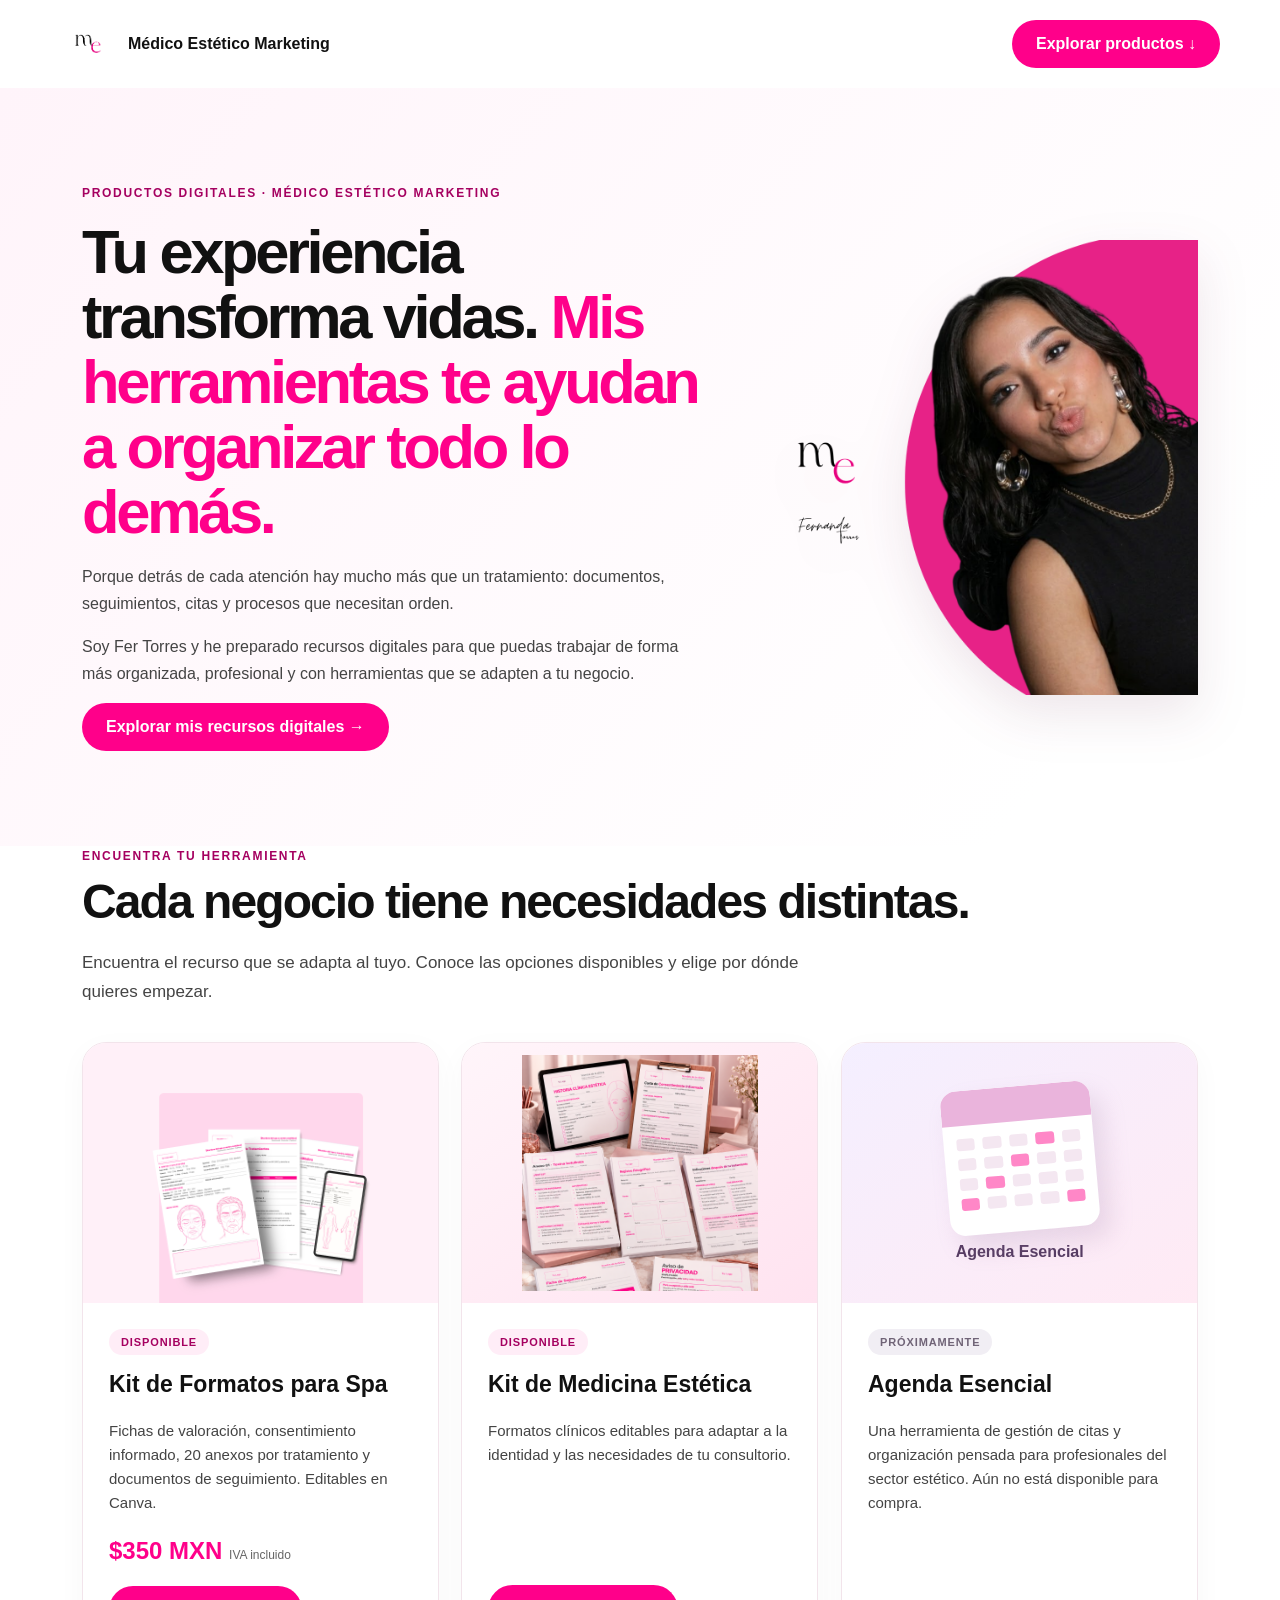
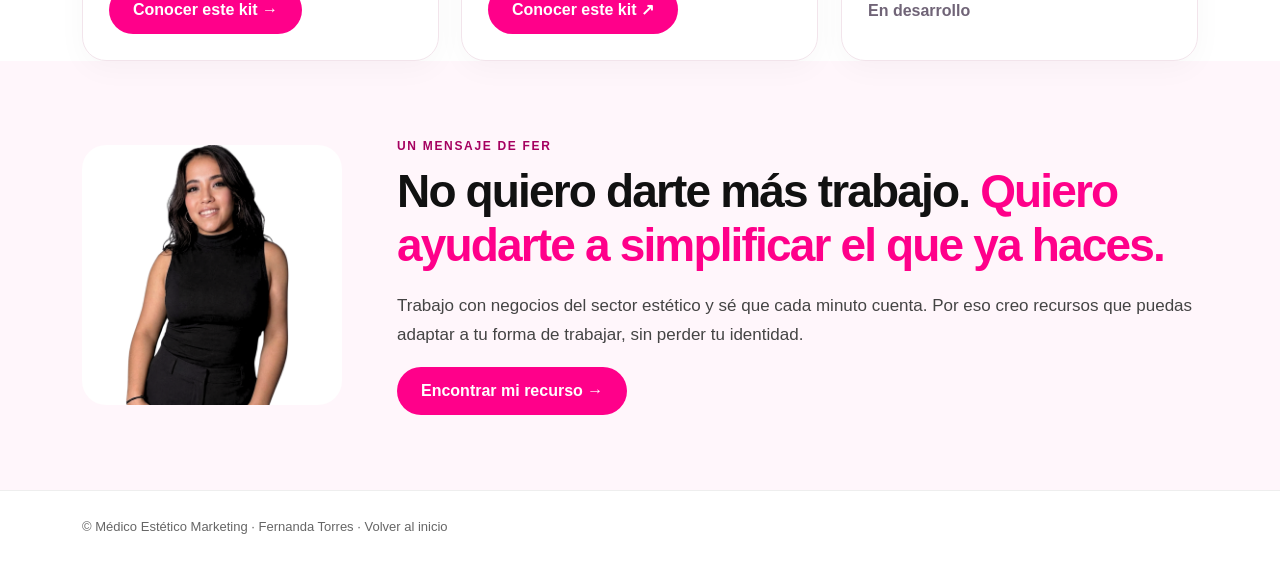
<file: productos/index.html>
<!doctype html><html lang="es"><head><meta charset="utf-8"><meta name="viewport" content="width=device-width,initial-scale=1"><title>Productos digitales | Médico Estético Marketing</title><meta name="description" content="Recursos digitales para spas, cosmetólogas y profesionales de medicina estética: formatos editables, documentación y herramientas de organización."><link rel="icon" href="/assets/logo/favicon_de_perfil_me.svg"><style>:root{--pink:#ff008a;--ink:#111;--soft:#fff0f8}*{box-sizing:border-box}body{margin:0;font-family:Arial,Helvetica,sans-serif;color:var(--ink);background:#fff}a{text-decoration:none;color:inherit}.wrap{max-width:1160px;margin:auto;padding:0 22px}.top{display:flex;justify-content:space-between;align-items:center;padding:16px 0;gap:16px}.brand{display:flex;align-items:center;gap:12px;font-weight:900}.brand img{width:56px;height:56px;object-fit:contain}.btn{display:inline-block;border-radius:40px;background:var(--pink);color:white;padding:15px 24px;font-weight:800;text-align:center}.btn.dark{background:#111}.hero{background:linear-gradient(130deg,#fff0f8,#fff);padding:85px 0}.split{display:grid;grid-template-columns:1.1fr .9fr;align-items:center;gap:45px}h1{font-size:clamp(43px,6vw,80px);line-height:1.02;letter-spacing:-.055em;margin:18px 0}h2{font-size:clamp(30px,4vw,48px);letter-spacing:-.04em;margin:10px 0 20px}.eyebrow{font-size:12px;letter-spacing:.14em;text-transform:uppercase;color:#a50060;font-weight:900}p{font-size:17px;line-height:1.7;color:#444}.pink{color:var(--pink)}section{padding:75px 0}.cards{display:grid;grid-template-columns:repeat(3,1fr);gap:18px}.card{padding:28px;border:1px solid #eee;border-radius:22px;background:white}.card h3{font-size:23px}.sheet{width:75%;min-height:390px;background:white;border:1px solid #f7bedc;box-shadow:22px 28px 45px #bd638d35;transform:rotate(-7deg);padding:28px;margin:24px auto;position:relative}.sheet:after{content:"";position:absolute;inset:20px -45px -20px 45px;border:1px solid #ffd0e6;background:white;z-index:-1;transform:rotate(12deg)}.sheet .line{height:8px;background:#f6d8e7;margin:16px 0}.sheet .line:nth-child(even){width:72%}.sheet .bar{height:15px;background:var(--pink);margin:20px 0}.price{font-size:44px;font-weight:900;color:var(--pink)}.muted{color:#777;font-size:14px}.light{background:#fff6fb}.darksec{background:#111;color:#fff}.darksec p{color:#ddd}.check{list-style:none;padding:0}.check li{padding:9px 0}.check li:before{content:"✓";color:var(--pink);font-weight:bold;margin-right:10px}footer{padding:28px 0;border-top:1px solid #eee;font-size:13px;color:#666}.sticky{display:none}@media(max-width:740px){.split,.cards{grid-template-columns:1fr}.hero{padding:55px 0}.sheet{min-height:290px}.top .btn{padding:12px;font-size:12px}.sticky{display:block;position:fixed;bottom:0;left:0;right:0;padding:10px 18px;background:#fff;box-shadow:0 -4px 18px #0002;z-index:20}.sticky .btn{width:100%}footer{padding-bottom:90px}} .real-product{margin:0;text-align:center}.real-product img{display:block;width:100%;max-width:560px;height:auto;object-fit:contain;border-radius:18px;margin:auto}.visual-grid{display:grid;grid-template-columns:repeat(2,minmax(0,1fr));gap:22px}.visual-grid figure{margin:0}.visual-grid img{width:100%;height:auto;display:block;border-radius:16px}.about-fer{display:grid;grid-template-columns:230px 1fr;align-items:center;gap:35px}.about-fer img{width:100%;height:auto;border-radius:24px}@media(max-width:740px){.visual-grid,.about-fer{grid-template-columns:1fr}.about-fer img{max-width:260px}} html{scroll-behavior:smooth}.hero{padding:95px 0;background:linear-gradient(130deg,#fff4fa 0%,#fff 85%)}.hero .split{grid-template-columns:1.15fr .85fr;gap:45px}.hero h1{font-size:clamp(39px,4.8vw,65px);letter-spacing:-.055em;line-height:1.06}.hero p{font-size:16px;max-width:650px}.hero-composition{position:relative;min-height:480px;display:flex;align-items:center;justify-content:center}.hero-preview{position:absolute;margin:0;border:1px solid #f7d5e7;background:#fff;box-shadow:0 24px 65px #9b49772e;border-radius:23px;overflow:hidden;padding:12px}.hero-preview img{display:block;width:100%;height:auto;border-radius:14px}.hero-preview figcaption{font-size:12px;font-weight:800;color:#a50060;padding:10px 5px 2px;text-align:center}.hero-preview-primary{width:70%;left:0;top:30px;transform:rotate(-7deg);z-index:2}.hero-preview-secondary{width:64%;right:0;top:115px;transform:rotate(8deg);z-index:1}.hero-note{position:absolute;bottom:2px;left:10%;right:2%;padding:16px 18px;border-radius:14px;background:#111;color:#fff;font-size:13px;font-weight:800;z-index:3;box-shadow:0 15px 35px #0002}.hero-note span{color:#ff64b6}.catalog-section{scroll-margin-top:35px}.catalog-intro{max-width:750px;margin-bottom:35px}.product-grid{display:grid;grid-template-columns:repeat(3,minmax(0,1fr));gap:22px}.product-card{border:1px solid #f2e4eb;border-radius:24px;overflow:hidden;background:#fff;box-shadow:0 8px 30px #00000008;display:flex;flex-direction:column}.product-media{height:260px;background:#fff0f8;display:flex;align-items:center;justify-content:center;position:relative;overflow:hidden}.product-media img{height:100%;width:100%;object-fit:contain}.product-content{padding:26px;display:flex;flex-direction:column;align-items:flex-start;flex:1}.product-content h3{font-size:23px;margin:16px 0 6px}.product-content p{font-size:15px;line-height:1.6;flex:1}.product-content .btn{margin-top:14px}.product-status{display:inline-block;border-radius:40px;padding:7px 12px;background:#ffedf7;color:#a50060;font-size:11px;font-weight:900;text-transform:uppercase;letter-spacing:.08em}.product-price{font-size:24px;font-weight:900;color:#ff008a;margin:7px 0}.product-price small{font-size:12px;color:#666;font-weight:500}.medical-media{background:radial-gradient(circle at 80% 20%,#ffbadb,#ffe9f5 50%,#fff);align-items:flex-start;flex-direction:column;padding:30px}.medical-symbol{font-size:56px;color:#ff008a;line-height:1}.medical-copy{display:flex;flex-direction:column;gap:9px}.medical-copy span{font-size:10px;letter-spacing:.12em;color:#9a376c;font-weight:900}.medical-copy strong{font-size:38px;line-height:1.03;letter-spacing:-.05em}.medical-copy small{font-size:13px;color:#6d5361}.agenda-media{background:linear-gradient(145deg,#f4efff,#ffeaf4);flex-direction:column;gap:12px;color:#553b62;font-weight:900}.calendar-art{width:150px;height:145px;background:white;border-radius:16px;box-shadow:10px 14px 25px #9a76a033;overflow:hidden;transform:rotate(-5deg)}.calendar-head{height:35px;background:#eab4dc}.calendar-grid{display:grid;grid-template-columns:repeat(5,1fr);gap:8px;padding:13px}.calendar-grid i{height:12px;background:#f4e7f1;border-radius:3px}.calendar-grid i:nth-child(4n){background:#ff87c7}.upcoming-status{background:#f1eef4;color:#706477}.upcoming-label{font-weight:800;color:#706477;padding:14px 0}.founder-section{background:#fff6fb}.founder-inner{display:grid;grid-template-columns:260px 1fr;gap:55px;align-items:center}.founder-inner img{width:100%;height:auto;border-radius:24px}.founder-inner h2{font-size:clamp(30px,4vw,46px)}@media(max-width:900px){.product-grid{grid-template-columns:repeat(2,minmax(0,1fr))}.hero .split{grid-template-columns:1fr}.hero-composition{min-height:400px;max-width:520px;width:100%;margin:auto}.founder-inner{grid-template-columns:210px 1fr;gap:30px}}@media(max-width:600px){.hero{padding:58px 0}.hero h1{font-size:clamp(37px,10vw,48px)}.hero-composition{min-height:340px}.product-grid,.founder-inner{grid-template-columns:1fr}.founder-inner img{max-width:240px}.product-media{height:240px}.hero-note{font-size:11px}.nav-cta{font-size:12px;padding:12px 14px}.brand{font-size:13px}.brand img{width:42px;height:42px}}@media(prefers-reduced-motion:reduce){html{scroll-behavior:auto}}.hero-photo{display:flex;align-items:center;justify-content:center;width:100%;min-height:460px;overflow:visible}.hero-photo img{display:block;width:100%;max-width:590px;height:auto;object-fit:contain;filter:drop-shadow(0 20px 25px rgba(90,15,55,.10))}@media(max-width:900px){.hero-photo{min-height:0;max-width:540px;margin:auto}.hero-photo img{max-width:520px}}@media(max-width:600px){.hero-photo img{width:100%}} .product-media.medical-media{background:linear-gradient(145deg,#fff5fa,#ffe3f0);padding:12px;display:flex;align-items:center;justify-content:center}.product-media.medical-media img{width:100%;height:100%;object-fit:contain;object-position:center;display:block}.product-card{transition:transform .32s cubic-bezier(.2,.8,.2,1),box-shadow .32s ease;transform-origin:center center;will-change:transform;position:relative}.product-card:hover,.product-card:focus-within{transform:scale(1.025) translateY(-3px);box-shadow:0 20px 46px rgba(92,22,65,.15);z-index:2}@media(hover:none) and (pointer:coarse){.product-card:hover{transform:none;box-shadow:none}.product-card.in-view{transform:scale(1.022);box-shadow:0 18px 38px rgba(92,22,65,.13);z-index:2}.product-card.in-view:focus-within{transform:scale(1.022)}}@media(prefers-reduced-motion:reduce){.product-card,.product-card:hover,.product-card:focus-within,.product-card.in-view{transition:none;transform:none;will-change:auto}}</style></head><body><header class="wrap top"><a class="brand" href="/"><img src="/assets/logo/logo_me_original.svg" alt="Médico Estético Marketing"> Médico Estético Marketing</a><a class="btn nav-cta" href="#catalogo">Explorar productos ↓</a></header><main><section class="hero"><div class="wrap split"><div><span class="eyebrow">Productos digitales · Médico Estético Marketing</span><h1>Tu experiencia transforma vidas. <span class="pink">Mis herramientas te ayudan a organizar todo lo demás.</span></h1><p>Porque detrás de cada atención hay mucho más que un tratamiento: documentos, seguimientos, citas y procesos que necesitan orden.</p><p>Soy Fer Torres y he preparado recursos digitales para que puedas trabajar de forma más organizada, profesional y con herramientas que se adapten a tu negocio.</p><a class="btn" href="#catalogo">Explorar mis recursos digitales →</a></div><div class="hero-photo" aria-label="Fotografía de Fer Torres"><img src="/productos/header%20landing%20productos.png" alt="Fer Torres, especialista en marketing para el sector estético" loading="eager"></div></div></section><section class="wrap catalog-section" id="catalogo"><span class="eyebrow">Encuentra tu herramienta</span><h2>Cada negocio tiene necesidades distintas.</h2><p class="catalog-intro">Encuentra el recurso que se adapta al tuyo. Conoce las opciones disponibles y elige por dónde quieres empezar.</p><div class="product-grid"><article class="product-card"><div class="product-media"><img src="/productos/kit-spa/portada.png" alt="Portada del Kit de Formatos para Spa" loading="lazy"></div><div class="product-content"><span class="product-status">Disponible</span><h3>Kit de Formatos para Spa</h3><p>Fichas de valoración, consentimiento informado, 20 anexos por tratamiento y documentos de seguimiento. Editables en Canva.</p><div class="product-price">$350 MXN <small>IVA incluido</small></div><a class="btn" href="/productos/kit-spa/">Conocer este kit →</a></div></article><article class="product-card"><div class="product-media medical-media"><img src="/productos/kit-medicina-estetica/9.png" alt="Fotografía real del Kit de Medicina Estética: historia clínica, consentimientos, registro fotográfico y documentos impresos" loading="lazy"></div><div class="product-content"><span class="product-status">Disponible</span><h3>Kit de Medicina Estética</h3><p>Formatos clínicos editables para adaptar a la identidad y las necesidades de tu consultorio.</p><a class="btn" href="/productos/kit-medicina-estetica/">Conocer este kit ↗</a></div></article><article class="product-card upcoming"><div class="product-media agenda-media"><div class="calendar-art" aria-hidden="true"><div class="calendar-head"></div><div class="calendar-grid"><i></i><i></i><i></i><i></i><i></i><i></i><i></i><i></i><i></i><i></i><i></i><i></i><i></i><i></i><i></i><i></i><i></i><i></i><i></i><i></i></div></div><span>Agenda Esencial</span></div><div class="product-content"><span class="product-status upcoming-status">Próximamente</span><h3>Agenda Esencial</h3><p>Una herramienta de gestión de citas y organización pensada para profesionales del sector estético. Aún no está disponible para compra.</p><span class="upcoming-label">En desarrollo</span></div></article></div></section><section class="founder-section"><div class="wrap founder-inner"><img src="/productos/kit-spa/fer-torres.png" alt="Fer Torres, especialista en marketing para el sector estético" loading="lazy"><div><span class="eyebrow">Un mensaje de Fer</span><h2>No quiero darte más trabajo. <span class="pink">Quiero ayudarte a simplificar el que ya haces.</span></h2><p>Trabajo con negocios del sector estético y sé que cada minuto cuenta. Por eso creo recursos que puedas adaptar a tu forma de trabajar, sin perder tu identidad.</p><a class="btn" href="#catalogo">Encontrar mi recurso →</a></div></div></section></main><footer><div class="wrap">© Médico Estético Marketing · Fernanda Torres · <a href="/">Volver al inicio</a></div></footer><script>(function(){if(!window.matchMedia("(hover: none) and (pointer: coarse)").matches||window.matchMedia("(prefers-reduced-motion: reduce)").matches)return;var cards=[].slice.call(document.querySelectorAll(".product-card"));if(!cards.length)return;var ticking=false;function update(){ticking=false;var center=window.innerHeight*.52;var best=null;var bestDistance=Infinity;cards.forEach(function(card){var rect=card.getBoundingClientRect();var mid=rect.top+rect.height/2;var dist=Math.abs(mid-center);if(rect.bottom>window.innerHeight*.12&&rect.top<window.innerHeight*.88&&dist<bestDistance){best=card;bestDistance=dist}});cards.forEach(function(card){card.classList.toggle("in-view",card===best)})}function schedule(){if(!ticking){ticking=true;requestAnimationFrame(update)}}window.addEventListener("scroll",schedule,{passive:true});window.addEventListener("resize",schedule);schedule()})();</script></body></html>
</file>
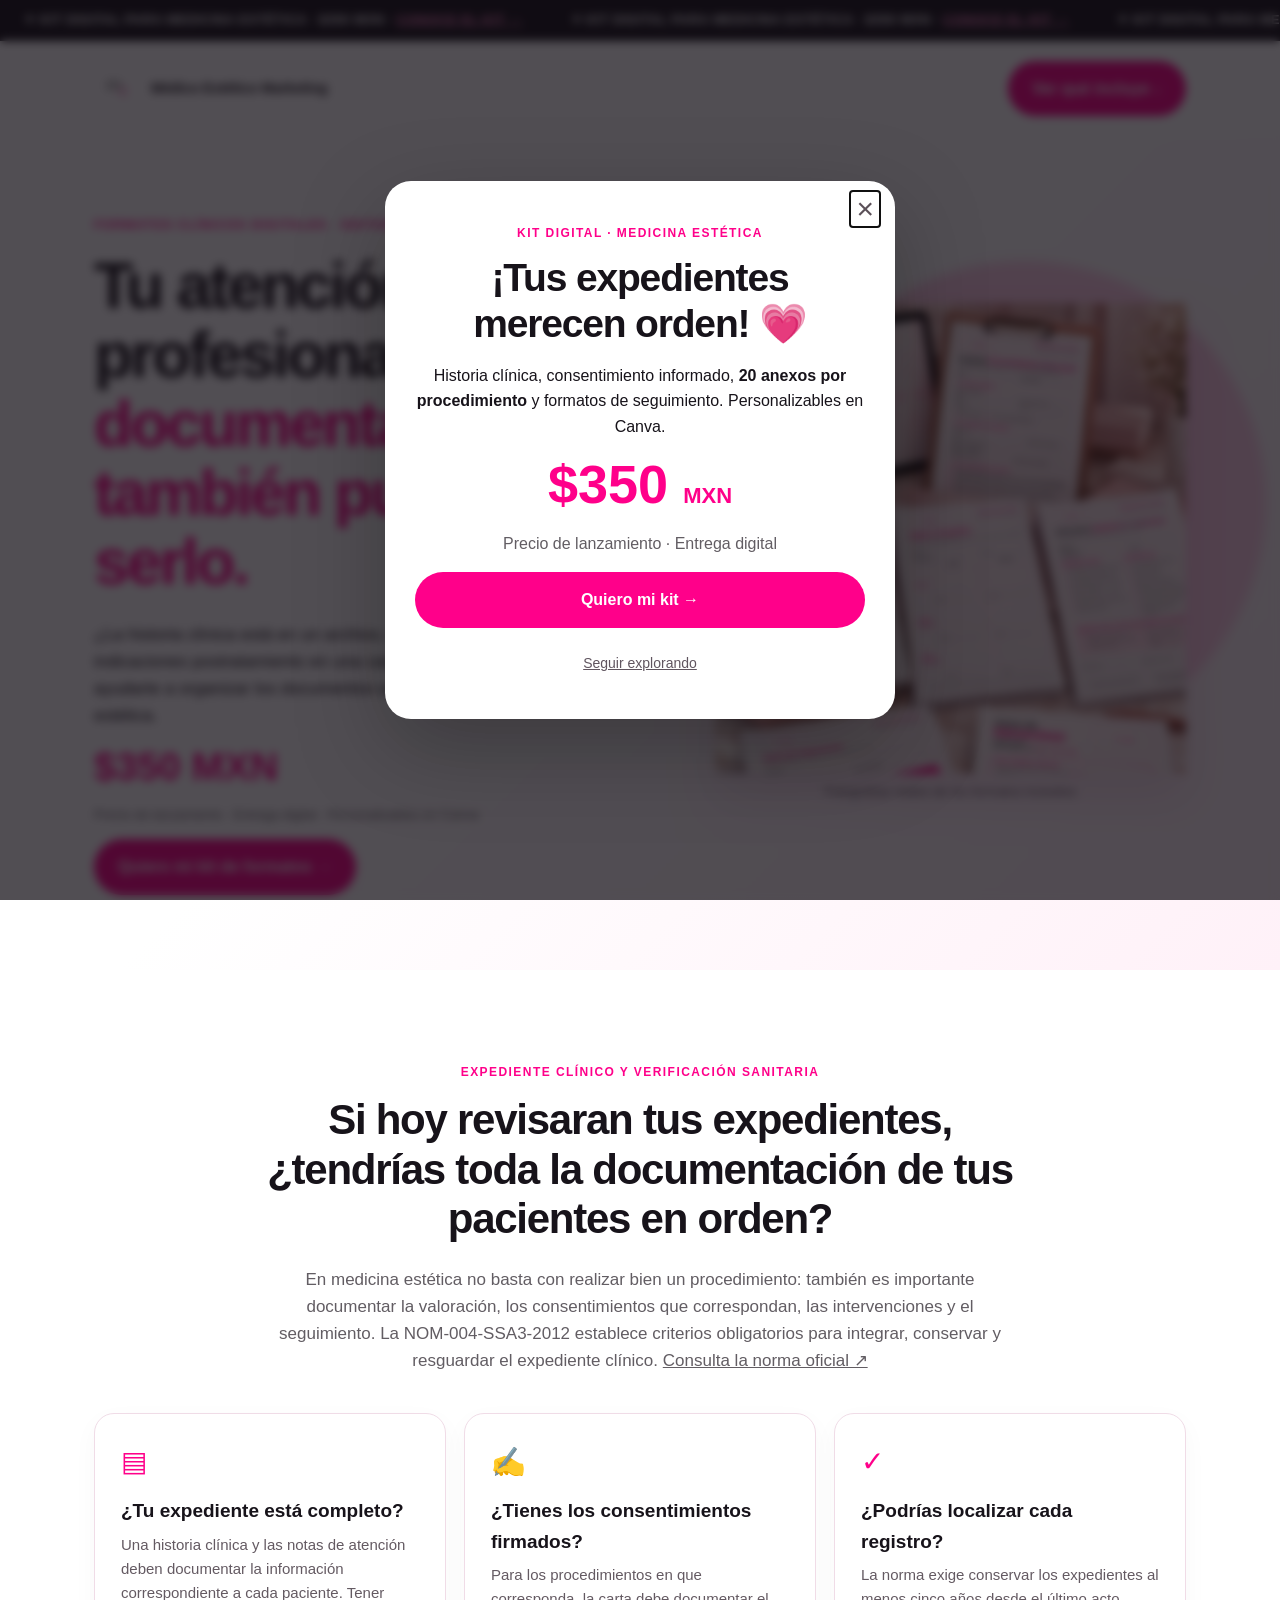
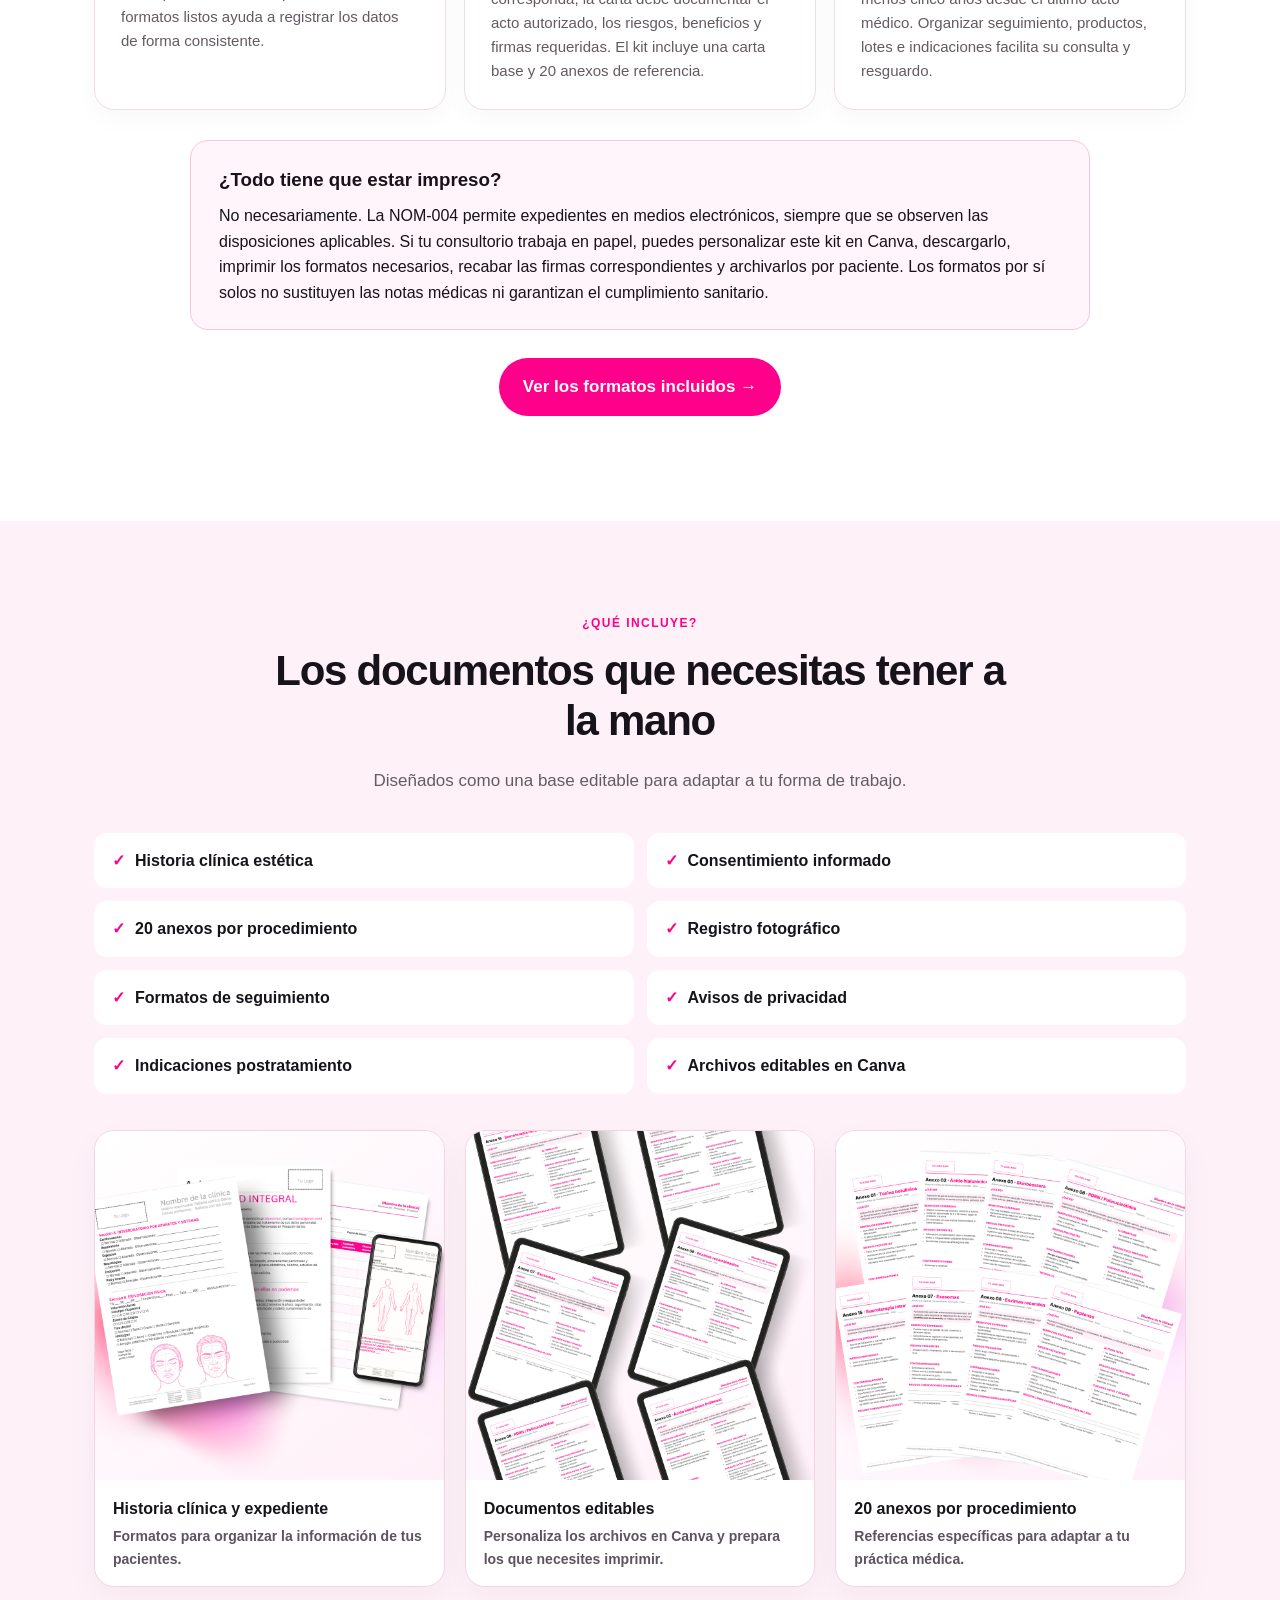
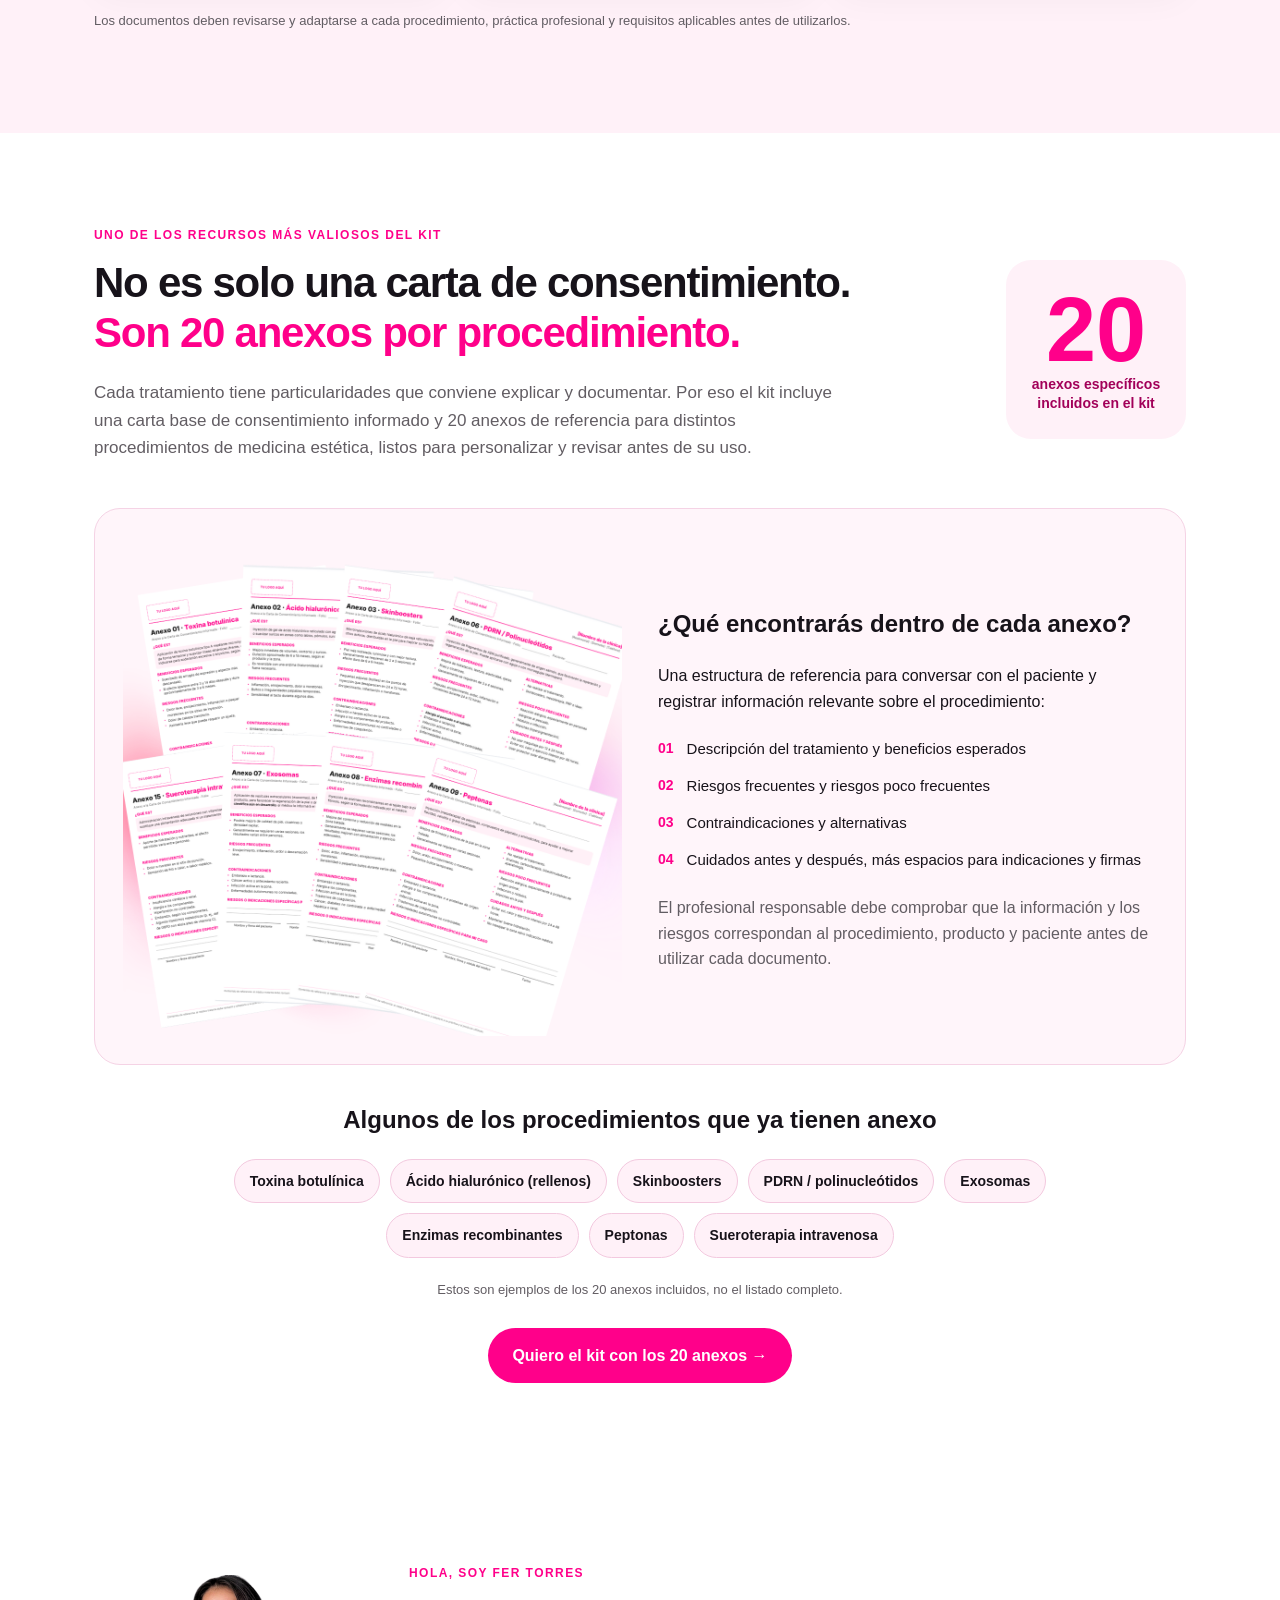
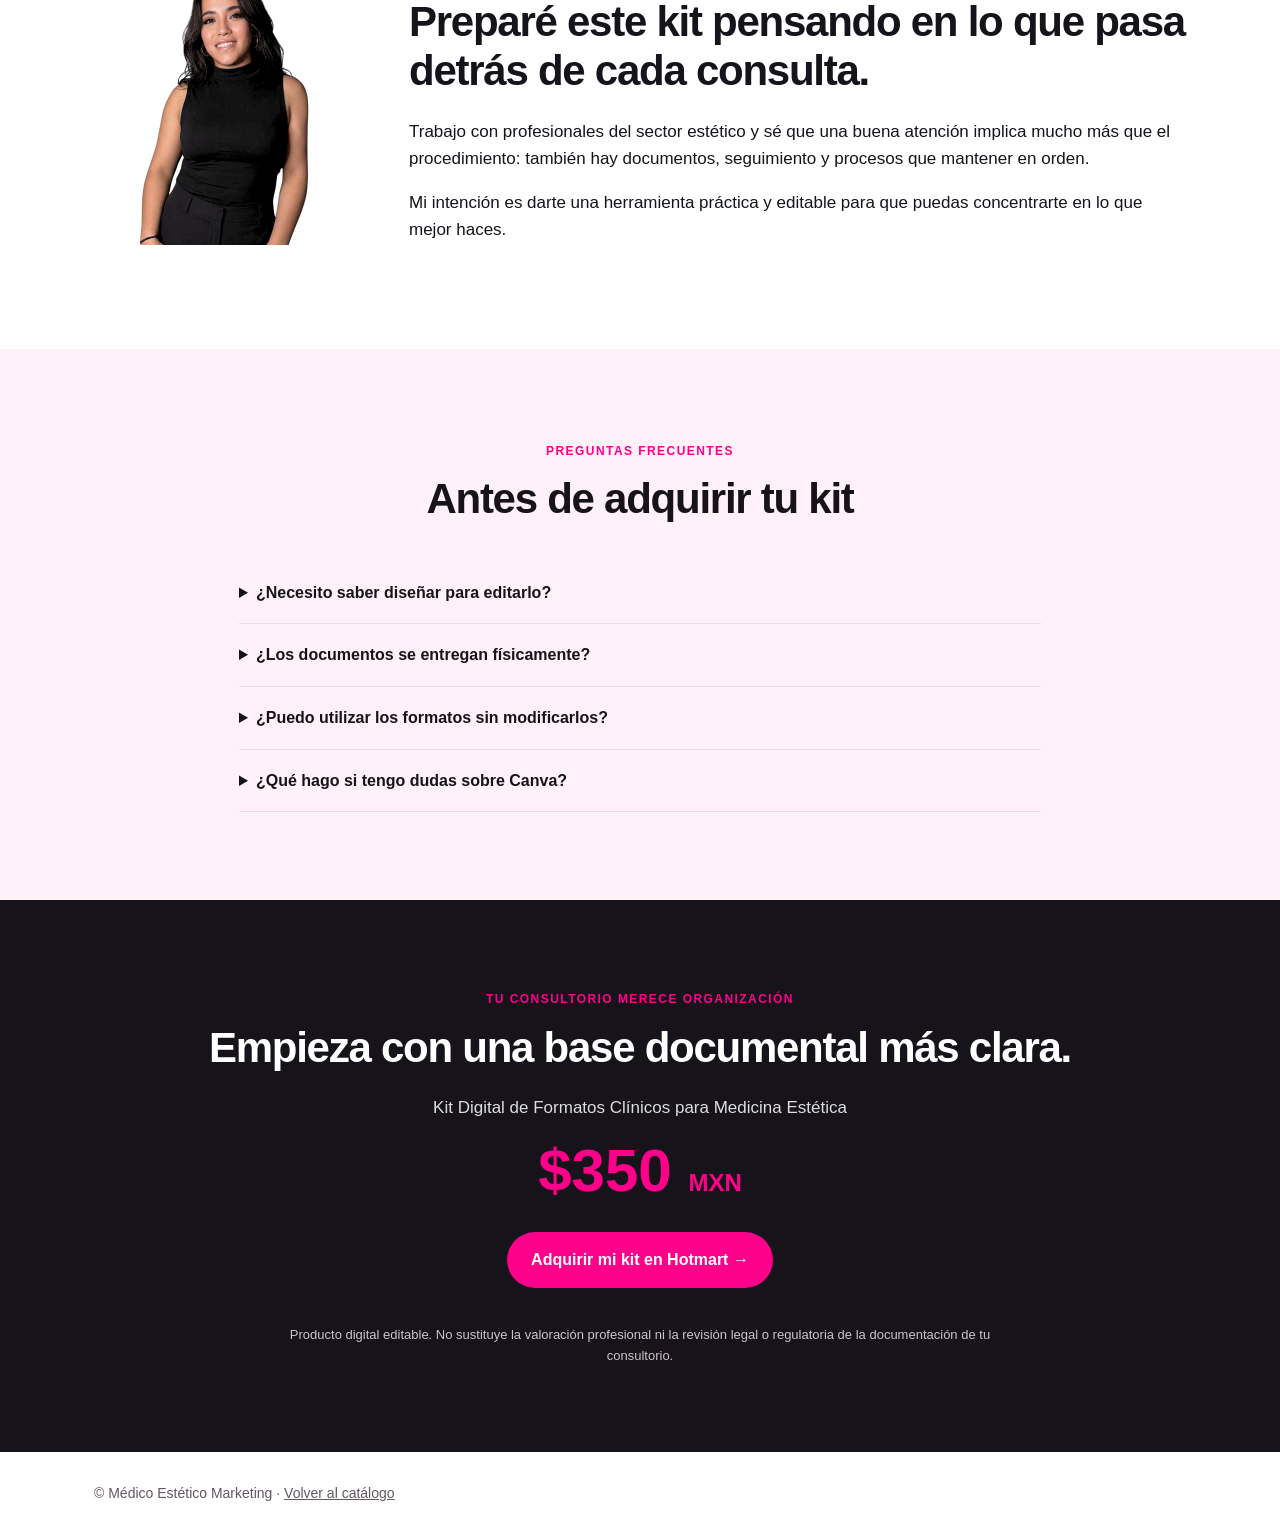
<file: productos/kit-medicina-estetica/index.html>
<!doctype html><html lang="es"><head><meta charset="utf-8"><meta name="viewport" content="width=device-width,initial-scale=1"><meta name="description" content="Kit digital de formatos clínicos para medicina estética. Historia clínica, consentimientos y anexos por procedimiento, registro fotográfico, seguimiento y más. Editables en Canva."><title>Kit de Formatos Clínicos para Medicina Estética | Médico Estético Marketing</title><style>:root{--pink:#ff008a;--ink:#17131a;--soft:#fff1f8}*{box-sizing:border-box}html{scroll-behavior:smooth}body{margin:0;color:var(--ink);font-family:Arial,Helvetica,sans-serif;line-height:1.6}a{color:inherit}.wrap{max-width:1140px;margin:auto;padding:0 24px}.top{display:flex;align-items:center;justify-content:space-between;padding-top:20px;padding-bottom:20px;gap:16px}.brand{display:flex;align-items:center;gap:10px;text-decoration:none;font-weight:800;font-size:14px}.brand img{width:47px;height:47px}.btn{display:inline-block;background:var(--pink);color:white;padding:15px 24px;border-radius:40px;font-weight:800;text-decoration:none;text-align:center;transition:transform .2s}.btn:hover{transform:translateY(-2px)}.btn.dark{background:#17131a}.ticker{background:#17131a;color:white;text-align:center;padding:10px 18px;font-size:13px;font-weight:700;letter-spacing:.04em}.ticker a{color:#ff8ac7}.hero{background:radial-gradient(circle at 80% 44%,#ffd0e9 0 21%,transparent 22%),linear-gradient(135deg,#fff 45%,#fff1f8);padding:75px 0}.split{display:grid;grid-template-columns:1.1fr .9fr;align-items:center;gap:45px}.eyebrow{color:var(--pink);text-transform:uppercase;letter-spacing:.12em;font-size:12px;font-weight:800}h1{font-size:clamp(36px,5vw,65px);line-height:1.08;letter-spacing:-.045em;margin:15px 0 23px}h1 em{color:var(--pink);font-style:normal}h2{font-size:clamp(27px,3.4vw,42px);line-height:1.18;letter-spacing:-.03em;margin:12px 0 22px}p{font-size:17px}.muted{color:#625d63}.hero-art{background:white;border:1px solid #f7cfe5;border-radius:28px;box-shadow:0 30px 70px #9b3a7520;padding:32px;transform:rotate(2deg)}.sheet{border:1px solid #f5d0e4;border-radius:12px;padding:20px;margin:12px 0;background:linear-gradient(90deg,#fff,#fff5fa)}.sheet b{display:block;color:#b81b6e}.lines{height:42px;margin-top:12px;background:repeating-linear-gradient(to bottom,transparent 0 12px,#f1dce7 13px 14px)}.hero-visual img{display:block;width:100%;height:auto;filter:drop-shadow(0 22px 25px #9b3a7526)}.product-showcase{display:grid;grid-template-columns:repeat(3,minmax(0,1fr));gap:20px;margin-top:36px}.product-showcase figure{margin:0;border:1px solid #f2d5e5;background:#fff;border-radius:20px;overflow:hidden;box-shadow:0 12px 35px #1905110a}.product-showcase img{width:100%;aspect-ratio:1/1;object-fit:contain;display:block;background:linear-gradient(140deg,#fff,#fff0f8)}.product-showcase figcaption{padding:16px 18px;font-size:14px;color:#5e5360;font-weight:700}.product-showcase strong{color:#17131a;display:block;font-size:16px;margin-bottom:4px}@media(max-width:800px){.product-showcase{grid-template-columns:repeat(2,minmax(0,1fr))}}@media(max-width:550px){.product-showcase{grid-template-columns:1fr;max-width:440px;margin:28px auto 0}}.price{font-size:39px;font-weight:900;color:var(--pink);line-height:1.1;margin:16px 0}.small{font-size:13px}.section{padding:88px 0}.center{text-align:center;max-width:750px;margin:0 auto 38px}.grid{display:grid;grid-template-columns:repeat(3,1fr);gap:18px}.card{border:1px solid #f0dce7;border-radius:20px;padding:26px;background:#fff;box-shadow:0 8px 26px #19051108}.card .icon{font-size:28px;color:var(--pink)}.card h3{font-size:19px;margin:12px 0 6px}.card p{font-size:15px;color:#645a62;margin:0}.soft{background:var(--soft)}.list{display:grid;grid-template-columns:repeat(2,1fr);gap:13px;margin-top:25px}.list div{background:white;border-radius:13px;padding:15px 18px;font-weight:650}.list div:before{content:"✓";color:var(--pink);margin-right:10px}.founder{display:grid;grid-template-columns:270px 1fr;align-items:center;gap:45px}.founder img{width:100%;border-radius:24px;object-fit:cover}.faq{max-width:850px;margin:auto}.faq details{padding:18px 0;border-bottom:1px solid #eadbe4}.faq summary{cursor:pointer;font-weight:750}.faq p{font-size:15px;color:#625d63}.offer{background:#17131a;color:white;text-align:center;padding:85px 0}.offer .price{font-size:60px}.offer .muted{color:#ddd}.offer .btn{margin:12px}.notice{font-size:13px;max-width:750px;margin:25px auto 0;color:#cfc3ca}footer{padding:30px 0;font-size:14px;color:#615861}.sticky{display:none}@media(max-width:800px){.split,.founder{grid-template-columns:1fr}.hero{padding:45px 0}.hero-art{max-width:490px;margin:0 auto}.grid{grid-template-columns:repeat(2,1fr)}.founder img{max-width:250px}.section{padding:65px 0}}@media(max-width:550px){.grid,.list{grid-template-columns:1fr}.top .btn{font-size:12px;padding:11px 15px}.hero-art{transform:none}.sticky{display:block;position:fixed;bottom:0;left:0;right:0;padding:10px 16px;background:#ffffffee;box-shadow:0 -4px 20px #0001;z-index:10}.sticky .btn{display:block}footer{padding-bottom:95px}}.annex-section{background:#fff}.annex-heading{display:flex;align-items:center;justify-content:space-between;gap:36px;margin-bottom:30px}.annex-heading>div:first-child{max-width:780px}.annex-heading p{max-width:740px}.annex-count{flex:0 0 180px;display:flex;flex-direction:column;align-items:center;justify-content:center;border-radius:25px;background:#fff1f8;padding:25px 15px;text-align:center;color:#a20059}.annex-count strong{font-size:90px;line-height:1;font-weight:900;color:#ff008a}.annex-count span{font-size:14px;font-weight:700;line-height:1.4}.annex-feature{display:grid;grid-template-columns:1fr 1fr;gap:36px;align-items:center;background:#fff5fa;border:1px solid #f5d3e5;border-radius:26px;padding:28px}.annex-photo img{width:100%;display:block;border-radius:18px}.annex-info h3,.annex-examples h3{font-size:24px;line-height:1.25}.annex-info p{font-size:16px}.annex-points{display:grid;gap:13px;margin:23px 0}.annex-points div{display:flex;gap:13px;align-items:start}.annex-points b{color:#ff008a;font-size:14px}.annex-points span{font-size:15px}.annex-examples{text-align:center;margin:40px auto 0;max-width:950px}.annex-tags{display:flex;flex-wrap:wrap;gap:10px;justify-content:center;margin:22px 0}.annex-tags span{padding:10px 15px;border-radius:40px;background:#fff1f8;border:1px solid #f3c9df;font-size:14px;font-weight:700}.annex-examples .btn{margin-top:14px}@media(max-width:800px){.annex-feature{grid-template-columns:1fr}.annex-heading{align-items:start}.annex-count{flex-basis:140px}.annex-count strong{font-size:70px}}@media(max-width:550px){.annex-heading{flex-direction:column}.annex-count{width:100%;flex-basis:auto;flex-direction:row;gap:16px}.annex-feature{padding:16px;gap:12px}.annex-examples{margin-top:30px}}.ticker{overflow:hidden;white-space:nowrap;text-align:left;padding:10px 0}.ticker-track{display:flex;width:max-content;align-items:center;animation:ticker-scroll 24s linear infinite}.ticker-group{display:flex;flex:0 0 auto;align-items:center}.ticker-item{display:inline-flex;align-items:center;gap:4px;flex:0 0 auto;padding:0 24px}.ticker:hover .ticker-track{animation-play-state:paused}@keyframes ticker-scroll{to{transform:translateX(-50%)}}.reveal{opacity:0;transform:translateY(24px);transition:opacity .65s ease,transform .65s ease}.reveal.is-visible{opacity:1;transform:none}.offer-overlay[hidden]{display:none!important}.offer-overlay{position:fixed;inset:0;z-index:1000;background:rgba(15,10,17,.72);display:flex;align-items:center;justify-content:center;padding:18px;backdrop-filter:blur(5px)}.offer-dialog{background:#fff;border-radius:26px;padding:38px 30px;max-width:510px;width:100%;text-align:center;position:relative;box-shadow:0 30px 90px #0004;max-height:90vh;overflow:auto}.offer-dialog h2{margin:10px 0;font-size:clamp(27px,5vw,39px)}.offer-dialog p{font-size:16px}.offer-dialog .price{font-size:54px}.offer-dialog .btn{display:block}.offer-close{position:absolute;right:15px;top:10px;border:0;background:none;font-size:30px;cursor:pointer;color:#5b5058}.offer-later{border:0;background:none;color:#60555f;text-decoration:underline;margin-top:17px;padding:10px;cursor:pointer;font-size:14px}.offer-open{overflow:hidden}@media(prefers-reduced-motion:reduce){.ticker-track{animation:none}.reveal{opacity:1;transform:none;transition:none}}</style></head><body><div class="ticker" aria-label="Promoción del kit digital de medicina estética"><div class="ticker-track"><div class="ticker-group"><span class="ticker-item">✦ KIT DIGITAL PARA MEDICINA ESTÉTICA · <strong>$350 MXN</strong> · <a href="https://pay.hotmart.com/P107955364N" target="_blank" rel="noopener noreferrer">CONOCE EL KIT →</a></span><span class="ticker-item">✦ KIT DIGITAL PARA MEDICINA ESTÉTICA · <strong>$350 MXN</strong> · <a href="https://pay.hotmart.com/P107955364N" target="_blank" rel="noopener noreferrer">CONOCE EL KIT →</a></span><span class="ticker-item">✦ KIT DIGITAL PARA MEDICINA ESTÉTICA · <strong>$350 MXN</strong> · <a href="https://pay.hotmart.com/P107955364N" target="_blank" rel="noopener noreferrer">CONOCE EL KIT →</a></span><span class="ticker-item">✦ KIT DIGITAL PARA MEDICINA ESTÉTICA · <strong>$350 MXN</strong> · <a href="https://pay.hotmart.com/P107955364N" target="_blank" rel="noopener noreferrer">CONOCE EL KIT →</a></span><span class="ticker-item">✦ KIT DIGITAL PARA MEDICINA ESTÉTICA · <strong>$350 MXN</strong> · <a href="https://pay.hotmart.com/P107955364N" target="_blank" rel="noopener noreferrer">CONOCE EL KIT →</a></span></div><div class="ticker-group" aria-hidden="true"><span class="ticker-item">✦ KIT DIGITAL PARA MEDICINA ESTÉTICA · <strong>$350 MXN</strong> · <a href="https://pay.hotmart.com/P107955364N" target="_blank" rel="noopener noreferrer">CONOCE EL KIT →</a></span><span class="ticker-item">✦ KIT DIGITAL PARA MEDICINA ESTÉTICA · <strong>$350 MXN</strong> · <a href="https://pay.hotmart.com/P107955364N" target="_blank" rel="noopener noreferrer">CONOCE EL KIT →</a></span><span class="ticker-item">✦ KIT DIGITAL PARA MEDICINA ESTÉTICA · <strong>$350 MXN</strong> · <a href="https://pay.hotmart.com/P107955364N" target="_blank" rel="noopener noreferrer">CONOCE EL KIT →</a></span><span class="ticker-item">✦ KIT DIGITAL PARA MEDICINA ESTÉTICA · <strong>$350 MXN</strong> · <a href="https://pay.hotmart.com/P107955364N" target="_blank" rel="noopener noreferrer">CONOCE EL KIT →</a></span><span class="ticker-item">✦ KIT DIGITAL PARA MEDICINA ESTÉTICA · <strong>$350 MXN</strong> · <a href="https://pay.hotmart.com/P107955364N" target="_blank" rel="noopener noreferrer">CONOCE EL KIT →</a></span></div></div></div><header class="wrap top"><a href="/" class="brand"><img src="/assets/logo/logo_me_original.svg" alt="">Médico Estético Marketing</a><a class="btn" href="#contenido">Ver qué incluye ↓</a></header><main><section class="hero"><div class="wrap split"><div><span class="eyebrow">Formatos clínicos digitales · Editables en Canva</span><h1>Tu atención es profesional. <em>Tu documentación también puede serlo.</em></h1><p>¿La historia clínica está en un archivo, los consentimientos en otro y las indicaciones postratamiento en una carpeta distinta? Preparé este kit para ayudarte a organizar los documentos que utilizas en tu práctica de medicina estética.</p><div class="price">$350 MXN</div><p class="muted small">Precio de lanzamiento · Entrega digital · Personalizables en Canva</p><a class="btn" href="https://pay.hotmart.com/P107955364N" target="_blank" rel="noopener noreferrer">Quiero mi kit de formatos →</a></div><div class="hero-visual"><img src="/productos/kit-medicina-estetica/9.png" alt="Fotografías reales del kit: historia clínica estética, consentimiento informado, registro fotográfico y formatos impresos" fetchpriority="high"><p class="muted small" style="text-align:center;margin:8px 0 0">Fotografías reales de los formatos incluidos</p></div></div></section><section class="section"><div class="wrap"><div class="center"><span class="eyebrow">Expediente clínico y verificación sanitaria</span><h2>Si hoy revisaran tus expedientes, ¿tendrías toda la documentación de tus pacientes en orden?</h2><p class="muted">En medicina estética no basta con realizar bien un procedimiento: también es importante documentar la valoración, los consentimientos que correspondan, las intervenciones y el seguimiento. La NOM-004-SSA3-2012 establece criterios obligatorios para integrar, conservar y resguardar el expediente clínico. <a href="https://sidof.segob.gob.mx/notas/docFuente/5272787" target="_blank" rel="noopener noreferrer">Consulta la norma oficial ↗</a></p></div><div class="grid"><div class="card"><div class="icon">▤</div><h3>¿Tu expediente está completo?</h3><p>Una historia clínica y las notas de atención deben documentar la información correspondiente a cada paciente. Tener formatos listos ayuda a registrar los datos de forma consistente.</p></div><div class="card"><div class="icon">✍</div><h3>¿Tienes los consentimientos firmados?</h3><p>Para los procedimientos en que corresponda, la carta debe documentar el acto autorizado, los riesgos, beneficios y firmas requeridas. El kit incluye una carta base y 20 anexos de referencia.</p></div><div class="card"><div class="icon">✓</div><h3>¿Podrías localizar cada registro?</h3><p>La norma exige conservar los expedientes al menos cinco años desde el último acto médico. Organizar seguimiento, productos, lotes e indicaciones facilita su consulta y resguardo.</p></div></div><div style="margin:30px auto 0;max-width:900px;padding:24px 28px;border:1px solid #f2c7df;border-radius:18px;background:#fff5fa"><h3 style="margin:0 0 8px">¿Todo tiene que estar impreso?</h3><p style="margin:0;font-size:16px">No necesariamente. La NOM-004 permite expedientes en medios electrónicos, siempre que se observen las disposiciones aplicables. Si tu consultorio trabaja en papel, puedes personalizar este kit en Canva, descargarlo, imprimir los formatos necesarios, recabar las firmas correspondientes y archivarlos por paciente. Los formatos por sí solos no sustituyen las notas médicas ni garantizan el cumplimiento sanitario.</p></div><p style="text-align:center;margin-top:28px"><a class="btn" href="#contenido">Ver los formatos incluidos →</a></p></div></section><section class="section soft" id="contenido"><div class="wrap"><div class="center"><span class="eyebrow">¿Qué incluye?</span><h2>Los documentos que necesitas tener a la mano</h2><p class="muted">Diseñados como una base editable para adaptar a tu forma de trabajo.</p></div><div class="list"><div>Historia clínica estética</div><div>Consentimiento informado</div><div>20 anexos por procedimiento</div><div>Registro fotográfico</div><div>Formatos de seguimiento</div><div>Avisos de privacidad</div><div>Indicaciones postratamiento</div><div>Archivos editables en Canva</div></div><div class="product-showcase" aria-label="Fotografías reales del kit médico"><figure><img src="/productos/kit-medicina-estetica/6.png" alt="Historia clínica estética, aviso de privacidad y registro fotográfico en papel y dispositivo móvil" loading="lazy"><figcaption><strong>Historia clínica y expediente</strong>Formatos para organizar la información de tus pacientes.</figcaption></figure><figure><img src="/productos/kit-medicina-estetica/7.png" alt="Anexos de consentimiento informado mostrados en tabletas digitales" loading="lazy"><figcaption><strong>Documentos editables</strong>Personaliza los archivos en Canva y prepara los que necesites imprimir.</figcaption></figure><figure><img src="/productos/kit-medicina-estetica/8.png" alt="Ejemplos reales de anexos por procedimiento: toxina botulínica, ácido hialurónico y otros" loading="lazy"><figcaption><strong>20 anexos por procedimiento</strong>Referencias específicas para adaptar a tu práctica médica.</figcaption></figure></div><p class="muted small" style="margin-top:24px">Los documentos deben revisarse y adaptarse a cada procedimiento, práctica profesional y requisitos aplicables antes de utilizarlos.</p></div></section><section class="section annex-section" id="anexos"><div class="wrap"><div class="annex-heading"><div><span class="eyebrow">Uno de los recursos más valiosos del kit</span><h2>No es solo una carta de consentimiento. <span style="color:var(--pink)">Son 20 anexos por procedimiento.</span></h2><p class="muted">Cada tratamiento tiene particularidades que conviene explicar y documentar. Por eso el kit incluye una carta base de consentimiento informado y 20 anexos de referencia para distintos procedimientos de medicina estética, listos para personalizar y revisar antes de su uso.</p></div><div class="annex-count"><strong>20</strong><span>anexos específicos<br>incluidos en el kit</span></div></div><div class="annex-feature"><div class="annex-photo"><img src="/productos/kit-medicina-estetica/8.png" loading="lazy" alt="Fotografía real de varios anexos del kit de medicina estética, incluyendo toxina botulínica, ácido hialurónico, skinboosters, PDRN, exosomas y enzimas recombinantes"></div><div class="annex-info"><h3>¿Qué encontrarás dentro de cada anexo?</h3><p>Una estructura de referencia para conversar con el paciente y registrar información relevante sobre el procedimiento:</p><div class="annex-points"><div><b>01</b><span>Descripción del tratamiento y beneficios esperados</span></div><div><b>02</b><span>Riesgos frecuentes y riesgos poco frecuentes</span></div><div><b>03</b><span>Contraindicaciones y alternativas</span></div><div><b>04</b><span>Cuidados antes y después, más espacios para indicaciones y firmas</span></div></div><p class="muted small">El profesional responsable debe comprobar que la información y los riesgos correspondan al procedimiento, producto y paciente antes de utilizar cada documento.</p></div></div><div class="annex-examples"><h3>Algunos de los procedimientos que ya tienen anexo</h3><div class="annex-tags"><span>Toxina botulínica</span><span>Ácido hialurónico (rellenos)</span><span>Skinboosters</span><span>PDRN / polinucleótidos</span><span>Exosomas</span><span>Enzimas recombinantes</span><span>Peptonas</span><span>Sueroterapia intravenosa</span></div><p class="muted small">Estos son ejemplos de los 20 anexos incluidos, no el listado completo.</p><a class="btn" href="https://pay.hotmart.com/P107955364N" target="_blank" rel="noopener noreferrer">Quiero el kit con los 20 anexos →</a></div></div></section><section class="section"><div class="wrap founder"><img src="/productos/kit-spa/fer-torres.png" alt="Fer Torres, especialista en marketing para el sector estético" loading="lazy"><div><span class="eyebrow">Hola, soy Fer Torres</span><h2>Preparé este kit pensando en lo que pasa detrás de cada consulta.</h2><p>Trabajo con profesionales del sector estético y sé que una buena atención implica mucho más que el procedimiento: también hay documentos, seguimiento y procesos que mantener en orden.</p><p>Mi intención es darte una herramienta práctica y editable para que puedas concentrarte en lo que mejor haces.</p></div></div></section><section class="section soft"><div class="wrap faq"><div class="center"><span class="eyebrow">Preguntas frecuentes</span><h2>Antes de adquirir tu kit</h2></div><details><summary>¿Necesito saber diseñar para editarlo?</summary><p>No. Puedes personalizar los documentos en Canva, agregando tu información y ajustando los elementos necesarios.</p></details><details><summary>¿Los documentos se entregan físicamente?</summary><p>No, es un producto digital. La compra y el acceso se realizan a través de Hotmart.</p></details><details><summary>¿Puedo utilizar los formatos sin modificarlos?</summary><p>Es importante que un profesional responsable revise y adapte los formatos a los procedimientos que realizas y a los requisitos que correspondan a tu práctica. El kit es una base documental editable, no una garantía de cumplimiento normativo.</p></details><details><summary>¿Qué hago si tengo dudas sobre Canva?</summary><p>Puedes escribirme por <a href="https://wa.me/523329683200" target="_blank" rel="noopener noreferrer">WhatsApp</a> y te orientaré sobre el uso de los archivos.</p></details></div></section><section class="offer" id="oferta-especial"><div class="wrap"><span class="eyebrow">Tu consultorio merece organización</span><h2>Empieza con una base documental más clara.</h2><p class="muted">Kit Digital de Formatos Clínicos para Medicina Estética</p><div class="price">$350 <small style="font-size:24px">MXN</small></div><a class="btn" href="https://pay.hotmart.com/P107955364N" target="_blank" rel="noopener noreferrer">Adquirir mi kit en Hotmart →</a><p class="notice">Producto digital editable. No sustituye la valoración profesional ni la revisión legal o regulatoria de la documentación de tu consultorio.</p></div></section></main><footer><div class="wrap">© Médico Estético Marketing · <a href="/productos/">Volver al catálogo</a></div></footer><div class="sticky"><a class="btn" href="https://pay.hotmart.com/P107955364N" target="_blank" rel="noopener noreferrer">Comprar kit · $350 MXN →</a></div><div class="offer-overlay" id="offer-overlay" hidden><div class="offer-dialog" role="dialog" aria-modal="true" aria-labelledby="offer-title"><button class="offer-close" id="offer-close" aria-label="Cerrar oferta">×</button><span class="eyebrow">KIT DIGITAL · MEDICINA ESTÉTICA</span><h2 id="offer-title">¡Tus expedientes merecen orden! 💗</h2><p>Historia clínica, consentimiento informado, <strong>20 anexos por procedimiento</strong> y formatos de seguimiento. Personalizables en Canva.</p><div class="price">$350 <small style="font-size:22px">MXN</small></div><p class="muted small">Precio de lanzamiento · Entrega digital</p><a class="btn" href="https://pay.hotmart.com/P107955364N" target="_blank" rel="noopener noreferrer">Quiero mi kit →</a><button class="offer-later" id="offer-later">Seguir explorando</button></div></div><script>(function(){var overlay=document.getElementById("offer-overlay");var shown=false;var dismissed=false;function close(){dismissed=true;overlay.hidden=true;document.body.classList.remove("offer-open")}function open(){if(shown||dismissed)return;shown=true;overlay.hidden=false;document.body.classList.add("offer-open");document.getElementById("offer-close").focus()}document.getElementById("offer-close").addEventListener("click",close);document.getElementById("offer-later").addEventListener("click",close);overlay.addEventListener("click",function(e){if(e.target===overlay)close()});document.addEventListener("keydown",function(e){if(e.key==="Escape"&&!overlay.hidden)close()});if("IntersectionObserver" in window){var target=document.getElementById("oferta-especial");if(target){var popObserver=new IntersectionObserver(function(entries){if(entries.some(function(e){return e.isIntersecting})){open();popObserver.disconnect()}},{threshold:.2});popObserver.observe(target)}var revealObserver=new IntersectionObserver(function(entries){entries.forEach(function(e){if(e.isIntersecting){e.target.classList.add("is-visible");revealObserver.unobserve(e.target)}})},{threshold:.08});document.querySelectorAll("main>section:not(.hero):not(.offer),.product-showcase figure,.annex-points>div").forEach(function(el){el.classList.add("reveal");revealObserver.observe(el)})}})();</script></body></html>
</file>
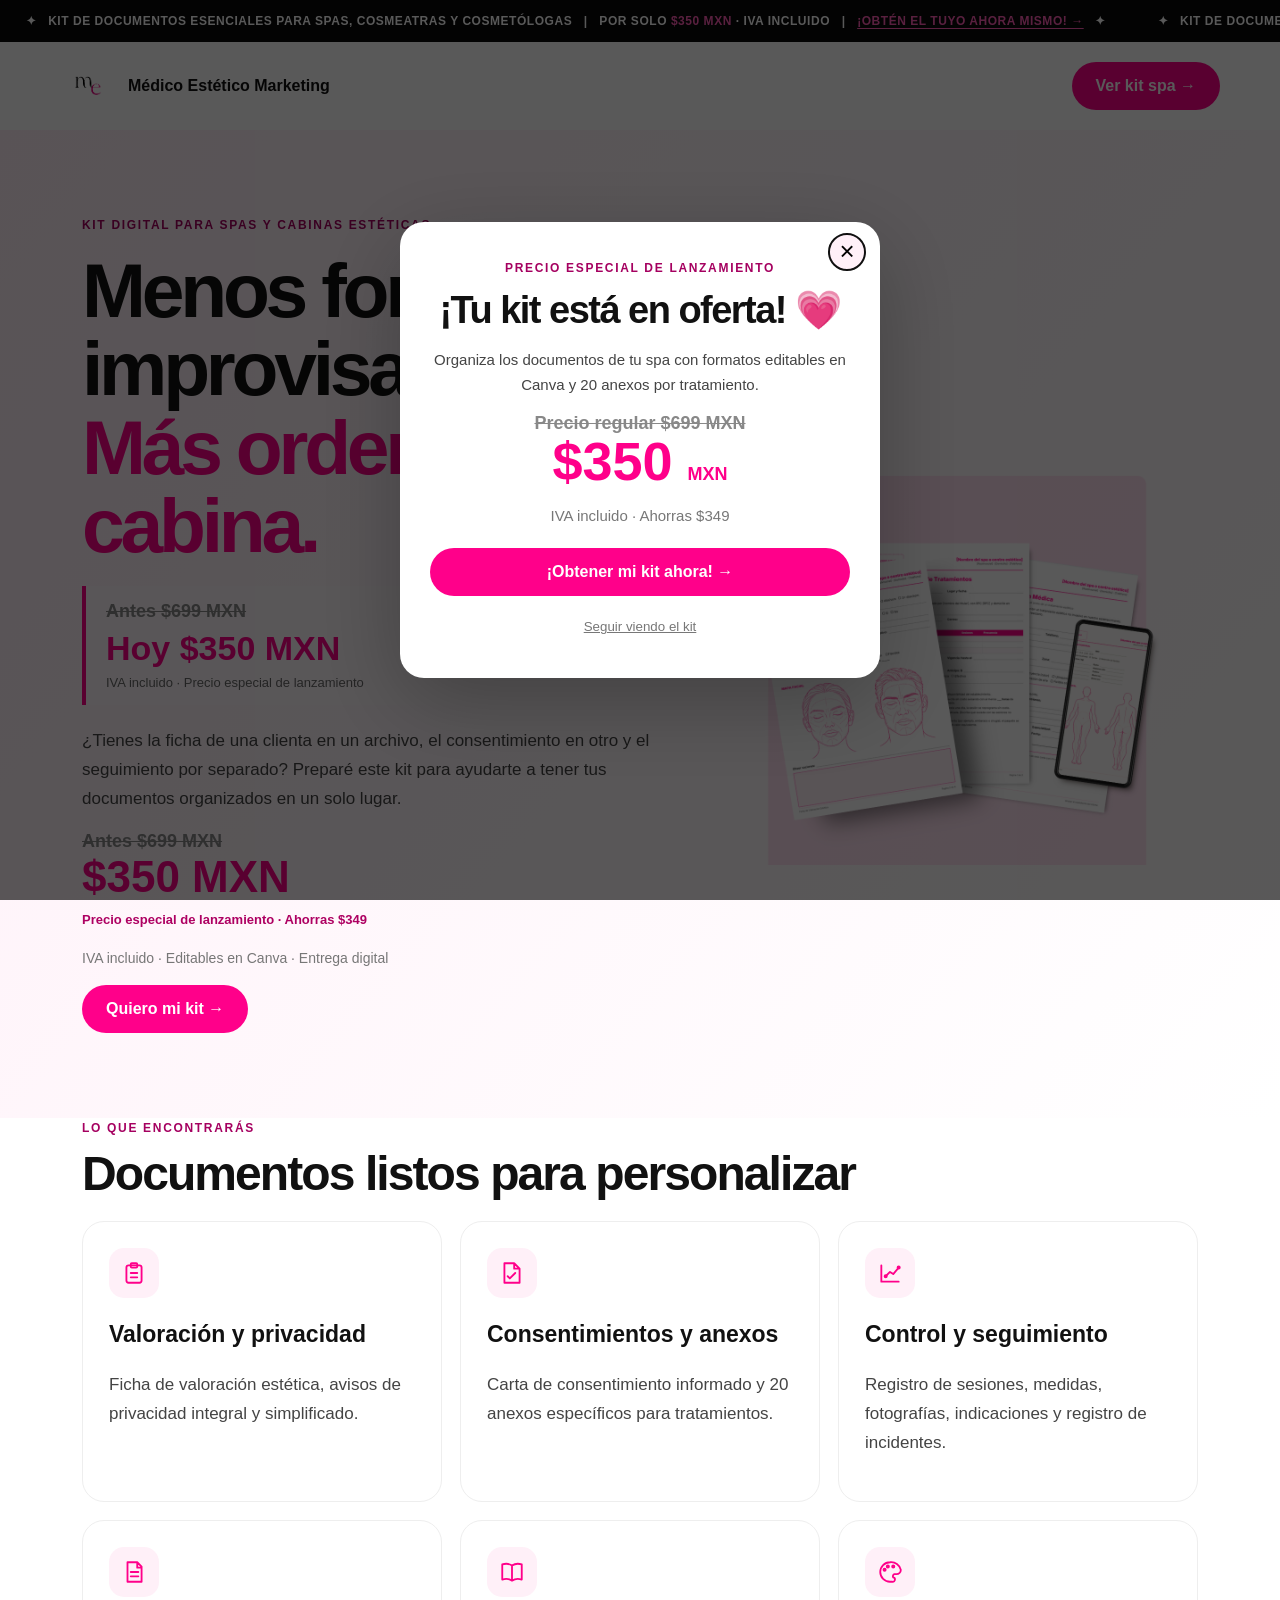
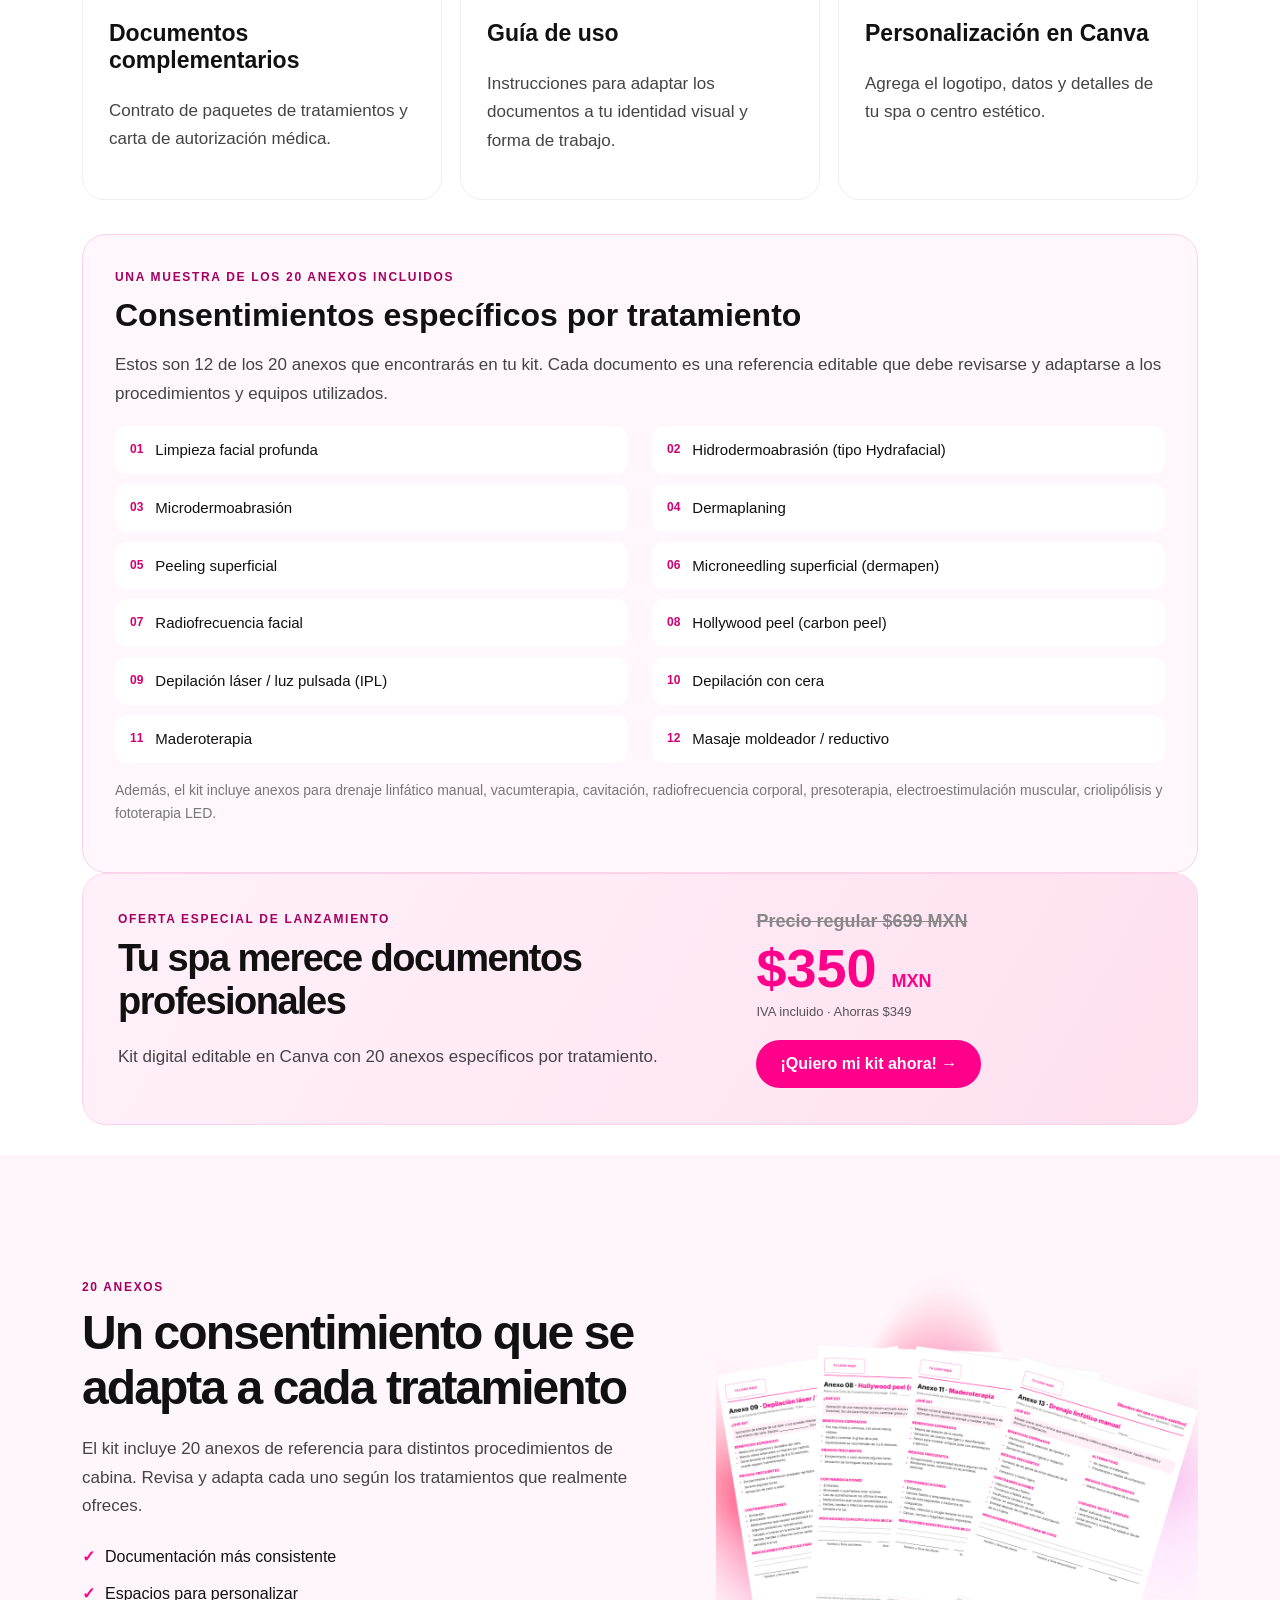
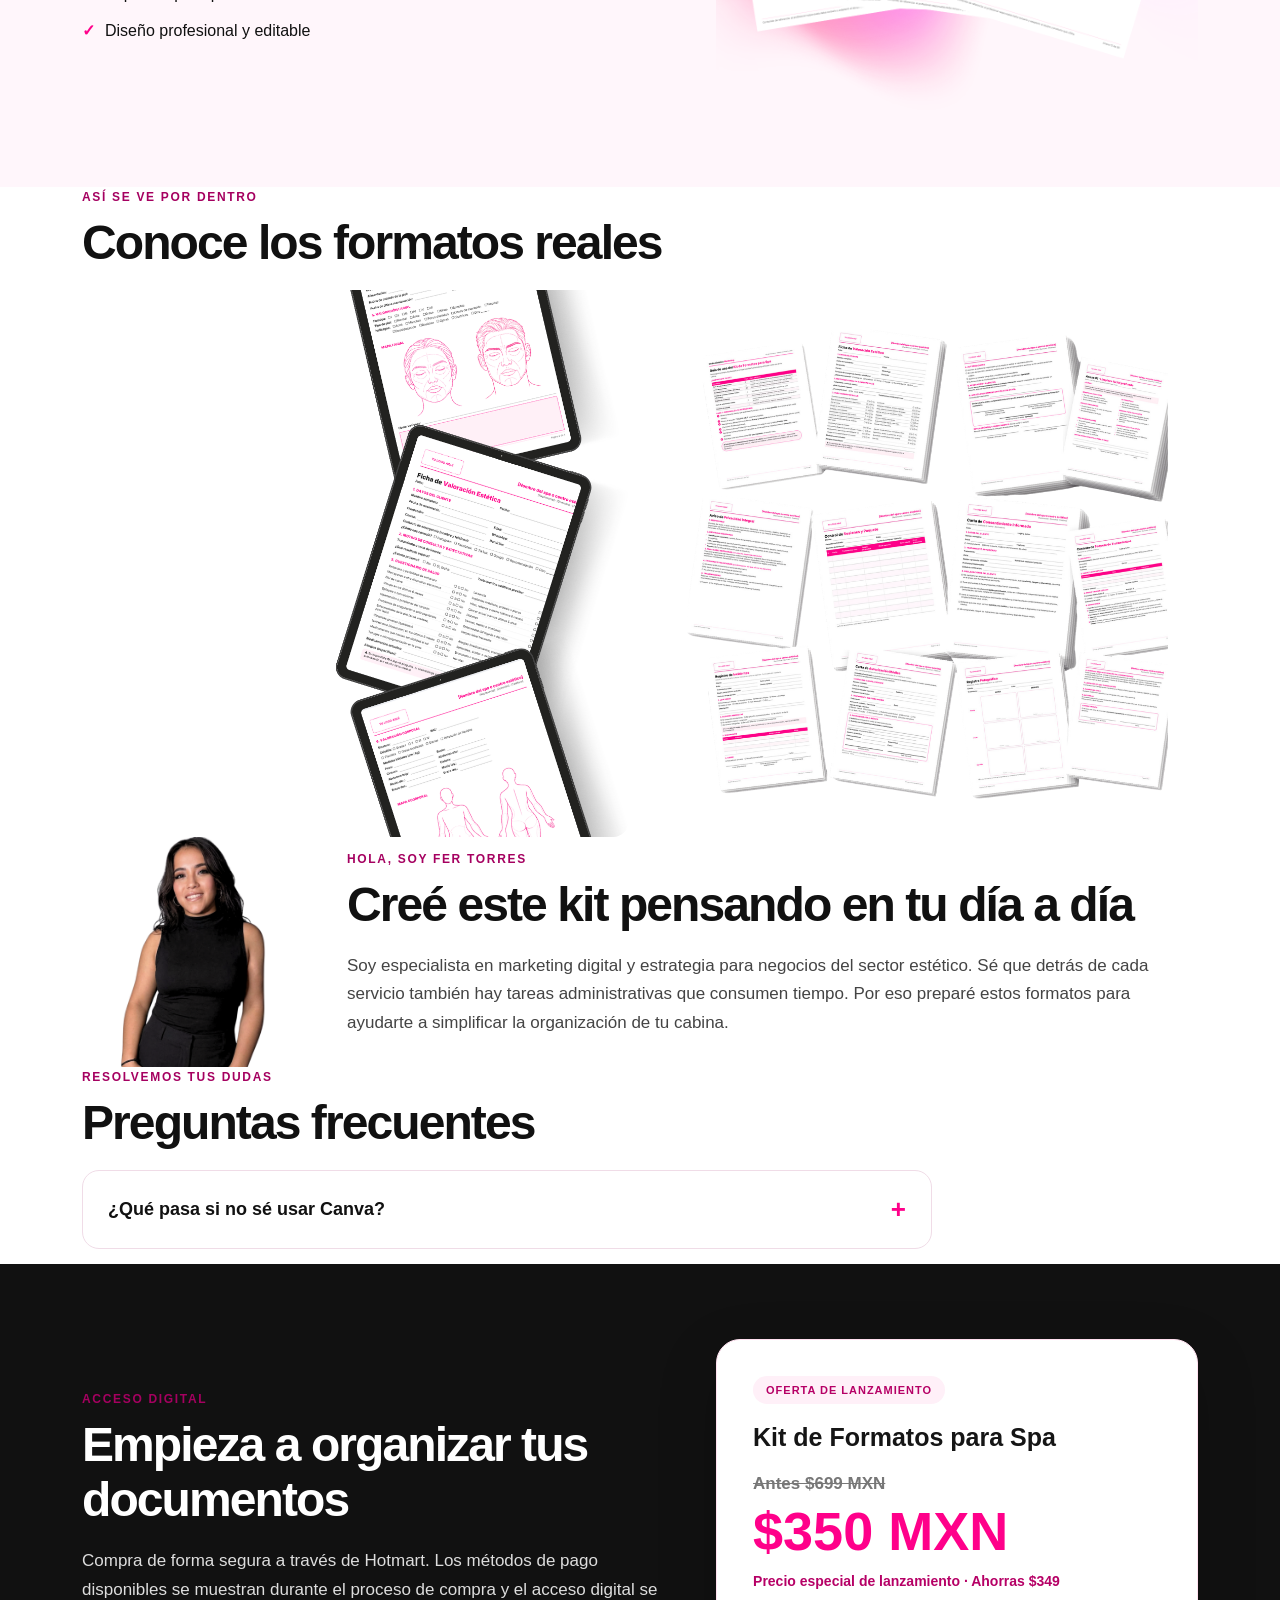
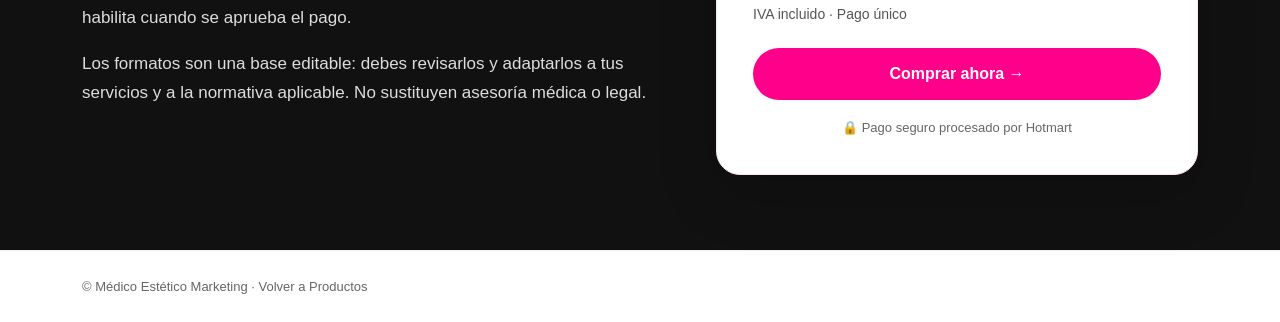
<file: productos/kit-spa/index.html>
<!doctype html><html lang="es"><head><meta charset="utf-8"><meta name="viewport" content="width=device-width,initial-scale=1"><title>Kit de Formatos para Spa | $350 MXN</title><meta name="description" content="Kit digital editable en Canva con ficha de valoración, consentimientos y 20 anexos por tratamiento. $350 MXN IVA incluido."><link rel="icon" href="/assets/logo/favicon_de_perfil_me.svg"><style>:root{--pink:#ff008a;--ink:#111;--soft:#fff0f8}*{box-sizing:border-box}body{margin:0;font-family:Arial,Helvetica,sans-serif;color:var(--ink);background:#fff}a{text-decoration:none;color:inherit}.wrap{max-width:1160px;margin:auto;padding:0 22px}.top{display:flex;justify-content:space-between;align-items:center;padding:16px 0;gap:16px}.brand{display:flex;align-items:center;gap:12px;font-weight:900}.brand img{width:56px;height:56px;object-fit:contain}.btn{display:inline-block;border-radius:40px;background:var(--pink);color:white;padding:15px 24px;font-weight:800;text-align:center}.btn.dark{background:#111}.hero{background:linear-gradient(130deg,#fff0f8,#fff);padding:85px 0}.split{display:grid;grid-template-columns:1.1fr .9fr;align-items:center;gap:45px}h1{font-size:clamp(43px,6vw,80px);line-height:1.02;letter-spacing:-.055em;margin:18px 0}h2{font-size:clamp(30px,4vw,48px);letter-spacing:-.04em;margin:10px 0 20px}.eyebrow{font-size:12px;letter-spacing:.14em;text-transform:uppercase;color:#a50060;font-weight:900}p{font-size:17px;line-height:1.7;color:#444}.pink{color:var(--pink)}section{padding:75px 0}.cards{display:grid;grid-template-columns:repeat(3,1fr);gap:18px}.card{padding:28px;border:1px solid #eee;border-radius:22px;background:white}.card h3{font-size:23px}.sheet{width:75%;min-height:390px;background:white;border:1px solid #f7bedc;box-shadow:22px 28px 45px #bd638d35;transform:rotate(-7deg);padding:28px;margin:24px auto;position:relative}.sheet:after{content:"";position:absolute;inset:20px -45px -20px 45px;border:1px solid #ffd0e6;background:white;z-index:-1;transform:rotate(12deg)}.sheet .line{height:8px;background:#f6d8e7;margin:16px 0}.sheet .line:nth-child(even){width:72%}.sheet .bar{height:15px;background:var(--pink);margin:20px 0}.price{font-size:44px;font-weight:900;color:var(--pink)}.muted{color:#777;font-size:14px}.light{background:#fff6fb}.darksec{background:#111;color:#fff}.darksec p{color:#ddd}.check{list-style:none;padding:0}.check li{padding:9px 0}.check li:before{content:"✓";color:var(--pink);font-weight:bold;margin-right:10px}footer{padding:28px 0;border-top:1px solid #eee;font-size:13px;color:#666}.sticky{display:none}@media(max-width:740px){.split,.cards{grid-template-columns:1fr}.hero{padding:55px 0}.sheet{min-height:290px}.top .btn{padding:12px;font-size:12px}.sticky{display:block;position:fixed;bottom:0;left:0;right:0;padding:10px 18px;background:#fff;box-shadow:0 -4px 18px #0002;z-index:20}.sticky .btn{width:100%}footer{padding-bottom:90px}} .real-product{margin:0;text-align:center}.real-product img{display:block;width:100%;max-width:560px;height:auto;object-fit:contain;border-radius:18px;margin:auto}.visual-grid{display:grid;grid-template-columns:repeat(2,minmax(0,1fr));gap:22px}.visual-grid figure{margin:0}.visual-grid img{width:100%;height:auto;display:block;border-radius:16px}.about-fer{display:grid;grid-template-columns:230px 1fr;align-items:center;gap:35px}.about-fer img{width:100%;height:auto;border-radius:24px}@media(max-width:740px){.visual-grid,.about-fer{grid-template-columns:1fr}.about-fer img{max-width:260px}} .doc-cards .card{padding:26px;transition:transform .2s,border-color .2s}.doc-cards .card:hover{transform:translateY(-3px);border-color:#ffb6db}.doc-icon{display:inline-flex;align-items:center;justify-content:center;width:50px;height:50px;border-radius:15px;background:#fff0f8;color:#ff008a}.doc-icon svg{width:26px;height:26px}.annex-panel{margin-top:34px;background:#fff7fb;border:1px solid #f8d2e7;border-radius:24px;padding:32px}.annex-panel h3{font-size:clamp(24px,3vw,32px);margin:12px 0}.annex-list{list-style:none;padding:0;display:grid;grid-template-columns:repeat(2,minmax(0,1fr));gap:10px 24px}.annex-list li{display:flex;gap:12px;align-items:flex-start;background:white;padding:13px 15px;border-radius:12px;font-size:15px;line-height:1.45}.annex-number{font-size:12px;font-weight:900;color:#d00072;padding-top:2px}@media(max-width:740px){.annex-list{grid-template-columns:1fr}.annex-panel{padding:20px}} .promo-ticker{background:#090909;color:#fff;overflow:hidden;white-space:nowrap;height:42px;display:flex;align-items:center;font-size:12px;font-weight:800;letter-spacing:.045em}.promo-track{display:flex;width:max-content;animation:ticker-move 46s linear infinite}.promo-track span{display:inline-block;padding:0 26px}.promo-track b,.promo-track a{color:#ff5db5}.promo-track a{text-decoration:underline;text-underline-offset:3px}@keyframes ticker-move{to{transform:translateX(-50%)}}.old-price{color:#888;text-decoration:line-through;font-weight:700;font-size:18px}.offer-label{font-size:13px!important;color:#ae0062!important;margin:7px 0 16px!important;font-weight:800}.hero-offer{display:flex;align-items:flex-start;flex-direction:column;gap:7px;margin:22px 0;padding:15px 20px;border-left:4px solid #ff008a;background:#fff8fc;border-radius:0 14px 14px 0}.hero-offer strong{font-size:34px;color:#ff008a}.hero-offer>span:last-child{font-size:13px;color:#666}.mid-offer{max-width:1116px;margin:0 auto 30px;padding:35px;display:grid;grid-template-columns:1.2fr .8fr;gap:30px;align-items:center;border-radius:24px;background:linear-gradient(120deg,#fff1f9,#ffe0f0);border:1px solid #ffd2e9}.mid-offer h2{font-size:clamp(26px,3vw,38px)}.mid-offer-price{display:flex;flex-direction:column;gap:9px;align-items:flex-start}.mid-offer-price strong,.popup-price{font-size:54px;font-weight:900;color:#ff008a;line-height:1}.mid-offer-price small,.popup-price small{font-size:18px}.mid-offer-price>span:not(.old-price){font-size:13px;color:#555}.mid-offer-price .btn{margin-top:12px}.offer-overlay[hidden]{display:none!important}.offer-overlay{position:fixed;inset:0;z-index:1000;background:rgba(0,0,0,.65);display:grid;place-items:center;padding:18px}.offer-dialog{position:relative;background:#fff;border-radius:24px;max-width:480px;width:100%;padding:36px 30px;text-align:center;box-shadow:0 24px 90px #0004}.offer-dialog h2{font-size:clamp(26px,4vw,38px);margin:12px 0}.offer-dialog p{font-size:15px}.offer-dialog .btn{display:block;margin-top:20px}.offer-close{position:absolute;right:15px;top:12px;border:0;background:#fff0f8;border-radius:50%;width:36px;height:36px;font-size:26px;cursor:pointer}.offer-later{border:0;background:transparent;text-decoration:underline;color:#777;margin-top:15px;cursor:pointer;padding:8px}.offer-open{overflow:hidden}.reveal{opacity:0;transform:translateY(22px);transition:opacity .65s ease,transform .65s ease}.reveal.is-visible{opacity:1;transform:translateY(0)}@media(max-width:740px){.mid-offer{grid-template-columns:1fr;margin:0 18px 24px;padding:23px}.promo-ticker{height:38px}.offer-dialog{padding:32px 22px}}@media(prefers-reduced-motion:reduce){.promo-track{animation:none}.reveal{opacity:1;transform:none;transition:none}}.faq-section{max-width:1160px}.faq-items{max-width:850px}.faq-item{border:1px solid #f0dce7;border-radius:17px;background:#fff;margin:15px 0;overflow:hidden}.faq-item summary{list-style:none;display:flex;align-items:center;justify-content:space-between;gap:16px;padding:23px 25px;cursor:pointer;font-weight:800;font-size:18px}.faq-item summary::-webkit-details-marker{display:none}.faq-item summary span{font-size:26px;color:#ff008a}.faq-item[open] summary span{transform:rotate(45deg)}.faq-answer{padding:0 25px 25px}.faq-answer p{margin-top:0}.faq-whatsapp{display:inline-block;background:#ff008a;color:#fff;font-weight:800;border-radius:24px;padding:13px 20px;margin-top:5px}@media(max-width:740px){.faq-item summary{font-size:16px;padding:19px}.faq-answer{padding:0 19px 22px}} .darksec .checkout-card{color:#151515;background:#fff;border:1px solid #ffe0ef;box-shadow:0 20px 60px rgba(0,0,0,.18);padding:36px;border-radius:24px}.darksec .checkout-card h3{color:#151515;font-size:25px;line-height:1.2;margin:18px 0 22px}.darksec .checkout-card .old-price{color:#777;font-size:17px;margin-bottom:7px}.darksec .checkout-card .price{color:#ff008a;font-size:clamp(40px,5vw,54px);line-height:1.12;margin:6px 0}.darksec .checkout-card .offer-label{color:#b60066!important;font-size:14px!important;line-height:1.5;margin:10px 0 12px!important}.darksec .checkout-card .checkout-tax{color:#555;font-size:14px;line-height:1.5;margin:0 0 23px}.darksec .checkout-card .btn{display:block;width:100%;padding:17px 20px}.darksec .checkout-card .checkout-security{color:#666;font-size:13px;line-height:1.5;text-align:center;margin:18px 0 0}.checkout-tag{display:inline-block;background:#fff0f8;color:#b60066;font-size:11px;letter-spacing:.09em;font-weight:900;border-radius:30px;padding:8px 13px}@media(max-width:740px){.darksec .checkout-card{padding:26px 22px}} </style></head><body><div class="promo-ticker" aria-label="Promoción del Kit de Documentos Esenciales"><div class="promo-track"><span>✦ &nbsp; KIT DE DOCUMENTOS ESENCIALES PARA SPAS, COSMEATRAS Y COSMETÓLOGAS &nbsp; | &nbsp; POR SOLO <b>$350 MXN</b> · IVA INCLUIDO &nbsp; | &nbsp; <a href="https://pay.hotmart.com/X107988011M" target="_blank" rel="noopener noreferrer">¡OBTÉN EL TUYO AHORA MISMO! →</a> &nbsp; ✦</span><span>✦ &nbsp; KIT DE DOCUMENTOS ESENCIALES PARA SPAS, COSMEATRAS Y COSMETÓLOGAS &nbsp; | &nbsp; POR SOLO <b>$350 MXN</b> · IVA INCLUIDO &nbsp; | &nbsp; <a href="https://pay.hotmart.com/X107988011M" target="_blank" rel="noopener noreferrer">¡OBTÉN EL TUYO AHORA MISMO! →</a> &nbsp; ✦</span><span>✦ &nbsp; KIT DE DOCUMENTOS ESENCIALES PARA SPAS, COSMEATRAS Y COSMETÓLOGAS &nbsp; | &nbsp; POR SOLO <b>$350 MXN</b> · IVA INCLUIDO &nbsp; | &nbsp; <a href="https://pay.hotmart.com/X107988011M" target="_blank" rel="noopener noreferrer">¡OBTÉN EL TUYO AHORA MISMO! →</a> &nbsp; ✦</span><span>✦ &nbsp; KIT DE DOCUMENTOS ESENCIALES PARA SPAS, COSMEATRAS Y COSMETÓLOGAS &nbsp; | &nbsp; POR SOLO <b>$350 MXN</b> · IVA INCLUIDO &nbsp; | &nbsp; <a href="https://pay.hotmart.com/X107988011M" target="_blank" rel="noopener noreferrer">¡OBTÉN EL TUYO AHORA MISMO! →</a> &nbsp; ✦</span></div></div><header class="wrap top"><a class="brand" href="/"><img src="/assets/logo/logo_me_original.svg" alt="Médico Estético Marketing"> Médico Estético Marketing</a><a class="btn" href="/productos/kit-spa/">Ver kit spa →</a></header><main><section class="hero"><div class="wrap split"><div><span class="eyebrow">Kit digital para spas y cabinas estéticas</span><h1>Menos formatos improvisados. <span class="pink">Más orden en tu cabina.</span></h1><div class="hero-offer"><span class="old-price">Antes $699 MXN</span><strong>Hoy $350 MXN</strong><span>IVA incluido · Precio especial de lanzamiento</span></div><p>¿Tienes la ficha de una clienta en un archivo, el consentimiento en otro y el seguimiento por separado? Preparé este kit para ayudarte a tener tus documentos organizados en un solo lugar.</p><div class="old-price">Antes $699 MXN</div><div class="price">$350 MXN</div><p class="offer-label">Precio especial de lanzamiento · Ahorras $349</p><p class="muted">IVA incluido · Editables en Canva · Entrega digital</p><a class="btn" href="https://pay.hotmart.com/X107988011M" target="_blank" rel="noopener noreferrer">Quiero mi kit →</a></div><figure class="real-product"><img src="portada.png" alt="Portada real del Kit Digital de Formatos para Spa" width="900" height="900" loading="eager"></figure></div></section><section class="wrap"><span class="eyebrow">Lo que encontrarás</span><h2>Documentos listos para personalizar</h2><div class="cards doc-cards"><article class="card"><span class="doc-icon" aria-hidden="true"><svg viewBox="0 0 24 24" fill="none" stroke="currentColor" stroke-width="1.7" stroke-linecap="round" stroke-linejoin="round"><rect x="5" y="5" width="14" height="16" rx="2"/><rect x="9" y="3" width="6" height="4" rx="1"/><path d="M9 12h6M9 16h6"/></svg></span><h3>Valoración y privacidad</h3><p>Ficha de valoración estética, avisos de privacidad integral y simplificado.</p></article><article class="card"><span class="doc-icon" aria-hidden="true"><svg viewBox="0 0 24 24" fill="none" stroke="currentColor" stroke-width="1.7" stroke-linecap="round" stroke-linejoin="round"><path d="M7 3h7l5 5v13H5V3h2zM14 3v5h5"/><path d="m8 15 2 2 5-5"/></svg></span><h3>Consentimientos y anexos</h3><p>Carta de consentimiento informado y 20 anexos específicos para tratamientos.</p></article><article class="card"><span class="doc-icon" aria-hidden="true"><svg viewBox="0 0 24 24" fill="none" stroke="currentColor" stroke-width="1.7" stroke-linecap="round" stroke-linejoin="round"><path d="M4 20V5M4 20h16M8 15l4-4 3 2 5-6"/><circle cx="8" cy="15" r="1"/><circle cx="20" cy="7" r="1"/></svg></span><h3>Control y seguimiento</h3><p>Registro de sesiones, medidas, fotografías, indicaciones y registro de incidentes.</p></article><article class="card"><span class="doc-icon" aria-hidden="true"><svg viewBox="0 0 24 24" fill="none" stroke="currentColor" stroke-width="1.7" stroke-linecap="round" stroke-linejoin="round"><path d="M6 3h9l4 4v14H6zM15 3v5h4M9 12h7M9 16h7"/></svg></span><h3>Documentos complementarios</h3><p>Contrato de paquetes de tratamientos y carta de autorización médica.</p></article><article class="card"><span class="doc-icon" aria-hidden="true"><svg viewBox="0 0 24 24" fill="none" stroke="currentColor" stroke-width="1.7" stroke-linecap="round" stroke-linejoin="round"><path d="M12 6c-3-2-6-2-9-1v14c3-1 6-1 9 1 3-2 6-2 9-1V5c-3-1-6-1-9 1zM12 6v14"/></svg></span><h3>Guía de uso</h3><p>Instrucciones para adaptar los documentos a tu identidad visual y forma de trabajo.</p></article><article class="card"><span class="doc-icon" aria-hidden="true"><svg viewBox="0 0 24 24" fill="none" stroke="currentColor" stroke-width="1.7" stroke-linecap="round" stroke-linejoin="round"><path d="M12 3a9 9 0 1 0 0 18h2a2 2 0 0 0 1-4 2 2 0 0 1 1-3h2a4 4 0 0 0 4-4A9 9 0 0 0 12 3z"/><circle cx="7" cy="10" r="1"/><circle cx="10" cy="7" r="1"/><circle cx="15" cy="7" r="1"/></svg></span><h3>Personalización en Canva</h3><p>Agrega el logotipo, datos y detalles de tu spa o centro estético.</p></article></div><div class="annex-panel"><div><span class="eyebrow">Una muestra de los 20 anexos incluidos</span><h3>Consentimientos específicos por tratamiento</h3><p>Estos son 12 de los 20 anexos que encontrarás en tu kit. Cada documento es una referencia editable que debe revisarse y adaptarse a los procedimientos y equipos utilizados.</p></div><ol class="annex-list"><li><span class="annex-number">01</span><span>Limpieza facial profunda</span></li><li><span class="annex-number">02</span><span>Hidrodermoabrasión (tipo Hydrafacial)</span></li><li><span class="annex-number">03</span><span>Microdermoabrasión</span></li><li><span class="annex-number">04</span><span>Dermaplaning</span></li><li><span class="annex-number">05</span><span>Peeling superficial</span></li><li><span class="annex-number">06</span><span>Microneedling superficial (dermapen)</span></li><li><span class="annex-number">07</span><span>Radiofrecuencia facial</span></li><li><span class="annex-number">08</span><span>Hollywood peel (carbon peel)</span></li><li><span class="annex-number">09</span><span>Depilación láser / luz pulsada (IPL)</span></li><li><span class="annex-number">10</span><span>Depilación con cera</span></li><li><span class="annex-number">11</span><span>Maderoterapia</span></li><li><span class="annex-number">12</span><span>Masaje moldeador / reductivo</span></li></ol><p class="muted">Además, el kit incluye anexos para drenaje linfático manual, vacumterapia, cavitación, radiofrecuencia corporal, presoterapia, electroestimulación muscular, criolipólisis y fototerapia LED.</p></div></section><div class="mid-offer reveal" id="oferta-especial"><div class="mid-offer-text"><span class="eyebrow">OFERTA ESPECIAL DE LANZAMIENTO</span><h2>Tu spa merece documentos profesionales</h2><p>Kit digital editable en Canva con 20 anexos específicos por tratamiento.</p></div><div class="mid-offer-price"><span class="old-price">Precio regular $699 MXN</span><strong>$350 <small>MXN</small></strong><span>IVA incluido · Ahorras $349</span><a class="btn" href="https://pay.hotmart.com/X107988011M" target="_blank" rel="noopener noreferrer">¡Quiero mi kit ahora! →</a></div></div><section class="light"><div class="wrap split"><div><span class="eyebrow">20 anexos</span><h2>Un consentimiento que se adapta a cada tratamiento</h2><p>El kit incluye 20 anexos de referencia para distintos procedimientos de cabina. Revisa y adapta cada uno según los tratamientos que realmente ofreces.</p><ul class="check"><li>Documentación más consistente</li><li>Espacios para personalizar</li><li>Diseño profesional y editable</li></ul></div><figure class="real-product"><img src="anexos.png" alt="Imagen real de los 20 anexos de consentimiento por tratamiento" loading="lazy"></figure></div></section><section class="wrap"><span class="eyebrow">Así se ve por dentro</span><h2>Conoce los formatos reales</h2><div class="visual-grid"><figure><img src="contenido.png" alt="Presentación real del kit en dispositivos digitales" loading="lazy"></figure><figure><img src="documentos.png" alt="Imagen real de los documentos que incluye el Kit Spa" loading="lazy"></figure></div></section><section class="wrap"><div class="about-fer"><img src="fer-torres.png" alt="Fotografía de Fer Torres, especialista en marketing digital" loading="lazy"><div><span class="eyebrow">Hola, soy Fer Torres</span><h2>Creé este kit pensando en tu día a día</h2><p>Soy especialista en marketing digital y estrategia para negocios del sector estético. Sé que detrás de cada servicio también hay tareas administrativas que consumen tiempo. Por eso preparé estos formatos para ayudarte a simplificar la organización de tu cabina.</p></div></div></section><section class="faq-section wrap" id="preguntas-frecuentes"><span class="eyebrow">Resolvemos tus dudas</span><h2>Preguntas frecuentes</h2><div class="faq-items"><details class="faq-item"><summary>¿Qué pasa si no sé usar Canva?<span aria-hidden="true">+</span></summary><div class="faq-answer"><p>¡No te preocupes! 💗 Si no sabes cómo usar Canva o necesitas ayuda para personalizar tus formatos, con mucho gusto puedes escribirme directamente por WhatsApp. Soy Fer y estaré encantada de orientarte para que puedas empezar a usar tu kit.</p><a class="faq-whatsapp" href="https://wa.me/523329683200?text=Hola%20Fer%2C%20compr%C3%A9%20el%20Kit%20de%20Formatos%20para%20Spa%20y%20me%20gustar%C3%ADa%20que%20me%20ayudaras%20a%20usarlo%20en%20Canva." target="_blank" rel="noopener noreferrer">Escríbeme por WhatsApp · 33 2968 3200 →</a></div></details></div></section><section class="darksec"><div class="wrap split"><div><span class="eyebrow">Acceso digital</span><h2>Empieza a organizar tus documentos</h2><p>Compra de forma segura a través de Hotmart. Los métodos de pago disponibles se muestran durante el proceso de compra y el acceso digital se habilita cuando se aprueba el pago.</p><p>Los formatos son una base editable: debes revisarlos y adaptarlos a tus servicios y a la normativa aplicable. No sustituyen asesoría médica o legal.</p></div><div class="card checkout-card"><span class="checkout-tag">OFERTA DE LANZAMIENTO</span><h3>Kit de Formatos para Spa</h3><div class="old-price">Antes $699 MXN</div><div class="price">$350 MXN</div><p class="offer-label">Precio especial de lanzamiento · Ahorras $349</p><p class="checkout-tax">IVA incluido · Pago único</p><a class="btn" href="https://pay.hotmart.com/X107988011M" target="_blank" rel="noopener noreferrer">Comprar ahora →</a><p class="checkout-security">🔒 Pago seguro procesado por Hotmart</p></div></div></section></main><footer><div class="wrap">© Médico Estético Marketing · <a href="/productos/">Volver a Productos</a></div></footer><div class="sticky"><a class="btn" href="https://pay.hotmart.com/X107988011M" target="_blank" rel="noopener noreferrer">Comprar Kit Spa · $350 MXN →</a></div><div class="offer-overlay" id="offer-overlay" hidden><div class="offer-dialog" role="dialog" aria-modal="true" aria-labelledby="offer-title"><button class="offer-close" id="offer-close" aria-label="Cerrar oferta">×</button><span class="eyebrow">PRECIO ESPECIAL DE LANZAMIENTO</span><h2 id="offer-title">¡Tu kit está en oferta! 💗</h2><p>Organiza los documentos de tu spa con formatos editables en Canva y 20 anexos por tratamiento.</p><div class="old-price">Precio regular $699 MXN</div><div class="popup-price">$350 <small>MXN</small></div><p class="muted">IVA incluido · Ahorras $349</p><a class="btn" href="https://pay.hotmart.com/X107988011M" target="_blank" rel="noopener noreferrer">¡Obtener mi kit ahora! →</a><button class="offer-later" id="offer-later">Seguir viendo el kit</button></div></div><script>(function(){var overlay=document.getElementById('offer-overlay');var shown=false;var dismissed=false;var observer=new IntersectionObserver(function(entries){if(entries.some(function(e){return e.isIntersecting})&&!shown&&!dismissed){shown=true;overlay.hidden=false;document.body.classList.add('offer-open');document.getElementById('offer-close').focus();observer.disconnect()}},{threshold:.35});var target=document.getElementById('oferta-especial');if(target)observer.observe(target);function close(){dismissed=true;overlay.hidden=true;document.body.classList.remove('offer-open')}document.getElementById('offer-close').addEventListener('click',close);document.getElementById('offer-later').addEventListener('click',close);overlay.addEventListener('click',function(e){if(e.target===overlay)close()});document.addEventListener('keydown',function(e){if(e.key==='Escape'&&!overlay.hidden)close()});var revealObserver=new IntersectionObserver(function(entries){entries.forEach(function(entry){if(entry.isIntersecting){entry.target.classList.add('is-visible');revealObserver.unobserve(entry.target)}})},{threshold:.1});document.querySelectorAll('section,.mid-offer,.doc-cards .card,.annex-list li').forEach(function(el){el.classList.add('reveal');revealObserver.observe(el)});})();</script></body></html>
</file>
